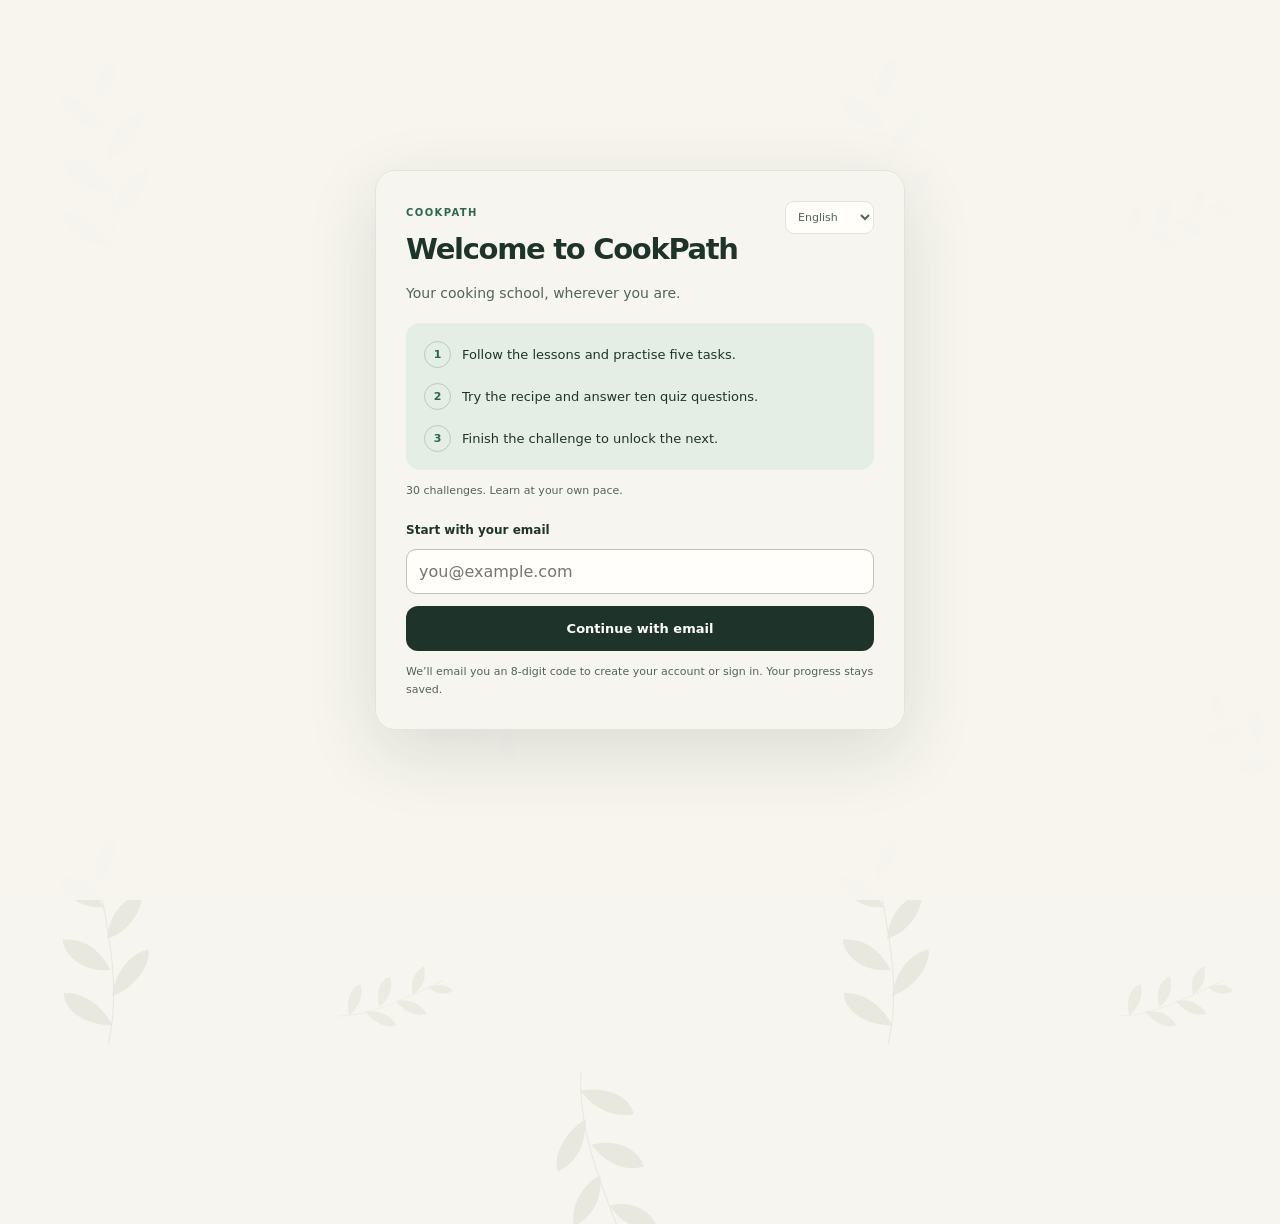
<file: index.html>
<!doctype html>
<html lang="en" data-account-entry="checking">
<head>
  <meta charset="utf-8">
  <meta name="viewport" content="width=device-width, initial-scale=1">
  <meta name="theme-color" content="#1e342a">
  <meta name="description" content="30 cooking challenges with five practical tasks, one guided recipe and ten untimed quiz questions in each challenge. Learn at your own pace.">
  <title>CookPath — 30 Cooking Challenges</title>
  <link rel="manifest" href="manifest.json">
  <link rel="icon" href="icon.svg" type="image/svg+xml">
  <style>
    :root{color-scheme:light;--ink:#1e342a;--ink2:#52645a;--paper:#f7f5ef;--white:#fffefa;--line:#e4e2d9;--green:#2d684c;--green-pale:#e4eee5;--orange:#dc7549;--orange-pale:#f8e8dc;--red:#a13d32;--shadow:0 12px 35px rgba(30,52,42,.07);font-family:ui-sans-serif,system-ui,-apple-system,BlinkMacSystemFont,"Segoe UI",sans-serif}
    *{box-sizing:border-box}body{margin:0;background:var(--paper);color:var(--ink)}button,input{font:inherit}button{cursor:pointer}a{color:inherit}.shell{max-width:1160px;margin:auto;padding:0 25px 48px}.topbar{height:74px;border-bottom:1px solid var(--line);display:flex;align-items:center;justify-content:space-between}.brand{display:flex;align-items:center;gap:10px;font-weight:750;font-size:18px;letter-spacing:-.04em}.brandmark{width:36px;height:36px;background:var(--ink);color:#efd58e;border-radius:12px;display:grid;place-items:center;font-size:20px}.status{display:flex;gap:9px;align-items:center}.status-pill{font-size:12px;background:var(--white);border:1px solid var(--line);padding:8px 12px;border-radius:99px;color:var(--ink2)}.status-pill strong{color:var(--ink)}.api-dot{display:inline-block;width:8px;height:8px;background:#c68c40;border-radius:50%;margin-right:6px}.api-dot.ok{background:var(--green)}.nav{display:flex;gap:6px;margin:15px 0 20px;padding-bottom:11px;border-bottom:1px solid var(--line);overflow:auto}.nav button{border:0;background:transparent;color:var(--ink2);padding:10px 14px;border-radius:10px;white-space:nowrap}.nav button.active{background:var(--ink);color:#fff}.page{display:none}.page.active{display:block}h1,h2,h3,p{margin-top:0}h1{font-size:clamp(34px,6vw,64px);line-height:1.02;letter-spacing:-.06em;margin-bottom:14px}h2{font-size:25px;letter-spacing:-.045em;margin-bottom:10px}h3{font-size:16px;letter-spacing:-.025em;margin-bottom:6px}.eyebrow{text-transform:uppercase;letter-spacing:.14em;color:var(--green);font-size:10px;font-weight:750}.muted{color:var(--ink2);line-height:1.6}.lead{font-size:17px;line-height:1.65;color:#495a50;max-width:730px}.hero{padding:36px 0 40px;display:grid;grid-template-columns:1.2fr .8fr;gap:30px;align-items:end}.hero-stamp{background:var(--ink);color:white;border-radius:22px;padding:24px;min-height:220px;display:flex;flex-direction:column;justify-content:space-between;position:relative;overflow:hidden}.hero-stamp:after{content:"";width:220px;height:220px;border:1px solid rgba(255,255,255,.16);border-radius:50%;position:absolute;right:-70px;top:-60px;box-shadow:0 0 0 30px rgba(255,255,255,.025),0 0 0 60px rgba(255,255,255,.025)}.hero-stamp strong{font-size:44px;letter-spacing:-.07em;position:relative;z-index:1}.hero-stamp span{color:#d8dfd9;font-size:13px;max-width:240px;line-height:1.5;position:relative;z-index:1}.actions{display:flex;gap:9px;flex-wrap:wrap;margin-top:20px}.btn{border:0;background:var(--ink);color:#fff;padding:12px 16px;border-radius:11px;font-size:13px;font-weight:700}.btn:hover{filter:brightness(1.12)}.btn.secondary{background:var(--green-pale);color:var(--green)}.btn.outline{background:transparent;color:var(--ink);border:1px solid var(--line)}.btn:disabled{opacity:.5;cursor:not-allowed}.section{padding:30px 0;border-top:1px solid var(--line)}.section-intro{max-width:740px}.principles{display:grid;grid-template-columns:repeat(5,1fr);gap:10px;margin-top:19px}.principle{padding:16px;background:var(--white);border:1px solid var(--line);border-radius:15px;min-height:135px}.principle b{display:block;font-size:12px;margin:10px 0 5px}.principle p{font-size:12px;color:var(--ink2);line-height:1.5;margin:0}.principle i{font-style:normal;color:var(--orange);font-size:18px}.cuisine-grid{display:grid;grid-template-columns:repeat(2,1fr);gap:13px;margin-top:18px}.cuisine{background:var(--white);border:1px solid var(--line);border-radius:16px;padding:19px;display:grid;grid-template-columns:52px 1fr;gap:13px}.flag{font-size:28px;width:50px;height:50px;border-radius:15px;background:var(--paper);display:grid;place-items:center}.cuisine h3{margin:0 0 4px}.cuisine .tradition{color:var(--green);font-size:11px;font-weight:700;margin-bottom:7px}.cuisine p{margin:0;font-size:12px;line-height:1.6;color:var(--ink2)}.cuisine .dish{margin-top:8px;color:#9b4f32;font-size:11px}.welcome-end{background:var(--green-pale);border-radius:20px;padding:25px;margin:28px 0 10px}.welcome-end h2{margin-bottom:6px}.card{background:var(--white);border:1px solid var(--line);border-radius:18px;padding:21px;box-shadow:var(--shadow)}.toolbar{display:flex;justify-content:space-between;align-items:end;gap:16px;margin:22px 0}.toolbar h1{font-size:clamp(30px,4vw,43px);margin:7px 0}.toolbar p{margin:0}.progress-wrap{min-width:190px}.progress-label{display:flex;justify-content:space-between;font-size:11px;margin-bottom:7px}.progress-label span:last-child{color:var(--ink2)}.bar{height:7px;background:#e4e2da;border-radius:8px;overflow:hidden}.bar span{display:block;height:100%;width:0;background:var(--green);border-radius:8px;transition:width .2s}.day-selector{display:flex;gap:8px;overflow:auto;padding:4px 1px 10px;margin:10px 0 14px}.day-chip{flex:0 0 auto;border:1px solid var(--line);background:var(--white);color:var(--ink2);border-radius:10px;padding:8px 11px;min-width:68px;font-size:11px;text-align:left}.day-chip small{display:block;margin-top:4px;font-size:9px}.day-chip.active{background:var(--ink);color:white;border-color:var(--ink)}.day-chip.done{background:var(--green-pale);color:var(--green);border-color:#bfd2bf}.day-chip.locked{opacity:.52}.day-banner{background:var(--ink);color:#fff;border-radius:18px;padding:22px 24px;margin-bottom:14px;display:flex;justify-content:space-between;gap:16px;align-items:center}.day-banner .eyebrow{color:#dfcd94}.day-banner h2{margin:7px 0 3px;font-size:23px}.day-banner p{margin:0;color:#d5ded6;font-size:12px}.day-count{font-size:12px;white-space:nowrap;color:#e3d397}.task-list{display:grid;gap:12px}.task{background:var(--white);border:1px solid var(--line);border-radius:16px;padding:19px;display:grid;grid-template-columns:34px 1fr;gap:13px}.task.locked{opacity:.5}.task.complete{border-color:#b7cfba;background:#f6f9f3}.task-num{width:32px;height:32px;border-radius:11px;background:var(--orange-pale);color:#a45131;display:grid;place-items:center;font-weight:750;font-size:12px}.task.complete .task-num{background:var(--green-pale);color:var(--green)}.task h3{font-size:17px;margin:0 0 9px}.task p{font-size:13px;line-height:1.58;color:#47574d;margin:5px 0}.task .why{background:#f5f2e9;border-radius:10px;padding:11px 12px;margin-top:11px}.task .why b{color:var(--green);font-size:10px;text-transform:uppercase;letter-spacing:.1em}.task .why p{margin:4px 0 0}.task .proof{font-size:11px;color:var(--ink2);margin-top:9px}.photo-row{display:flex;align-items:center;gap:9px;flex-wrap:wrap;margin-top:13px}.file-btn{border:1px dashed #99a99b;border-radius:10px;padding:9px 12px;color:var(--ink2);font-size:12px;cursor:pointer}.file-btn input{position:absolute;left:-9999px;width:1px}.photo-name{font-size:11px;color:var(--ink2)}.eval-result{font-size:12px;padding:11px 12px;border-radius:10px;margin-top:10px;line-height:1.5}.eval-result.pass{background:var(--green-pale);color:var(--green)}.eval-result.retry{background:var(--orange-pale);color:#803f2a}.eval-result.error{background:#f7e2df;color:#8b3229}.locked-panel{padding:28px;text-align:center}.clock{font-size:29px;font-variant-numeric:tabular-nums;font-weight:750;letter-spacing:-.05em;margin:8px 0}.qa-layout{display:grid;grid-template-columns:220px minmax(0,1fr);gap:15px;align-items:start}.qa-days{display:grid;gap:7px}.qa-days button{border:1px solid var(--line);background:var(--white);border-radius:10px;padding:10px;text-align:left;font-size:11px;color:var(--ink)}.qa-days button.active{background:var(--ink);color:white}.qa-days button:disabled{opacity:.45;cursor:not-allowed}.qa-list{display:grid;gap:10px}.qa-card{border:1px solid var(--line);background:var(--white);border-radius:15px;padding:17px}.qa-head{display:flex;justify-content:space-between;gap:10px;align-items:center}.qa-head small{font-size:10px;color:var(--ink2)}.question{font-weight:700;font-size:14px;margin:10px 0}.answer{display:none;background:var(--green-pale);color:var(--ink);border-radius:10px;padding:12px;font-size:12px;line-height:1.55;margin-top:10px}.answer.show{display:block}.self-rate{display:none;gap:8px;margin-top:11px;flex-wrap:wrap}.self-rate.show{display:flex}.level-box{background:var(--ink);color:white;border-radius:16px;padding:20px;margin-bottom:12px}.level-box h2{margin:6px 0}.level-box p{margin:0;color:#d5ded6;font-size:12px;line-height:1.5}.locked-text{font-size:11px;color:var(--ink2);padding:10px}.notice{font-size:12px;line-height:1.6;background:var(--orange-pale);color:#793f2e;border-radius:11px;padding:13px 15px;margin:14px 0}.notice.green{background:var(--green-pale);color:var(--green)}.footer{border-top:1px solid var(--line);margin-top:30px;padding:17px 0;display:flex;justify-content:space-between;gap:12px;flex-wrap:wrap;color:var(--ink2);font-size:11px}.footer a{color:var(--green)}.modal-backdrop{display:none;position:fixed;inset:0;background:rgba(18,32,25,.62);z-index:10;place-items:center;padding:20px}.modal-backdrop.show{display:grid}.modal{width:min(490px,100%);background:var(--white);border-radius:18px;padding:24px;box-shadow:var(--shadow)}.modal p{font-size:13px;color:var(--ink2);line-height:1.6}.modal-actions{display:flex;justify-content:flex-end;margin-top:20px}.toast{position:fixed;bottom:20px;left:50%;transform:translateX(-50%);background:var(--ink);color:white;padding:12px 17px;border-radius:12px;font-size:12px;z-index:11;display:none;box-shadow:var(--shadow)}
    @media(max-width:800px){.shell{padding:0 16px 36px}.hero{grid-template-columns:1fr;gap:16px;padding:24px 0}.hero-stamp{min-height:150px}.principles{grid-template-columns:repeat(3,1fr)}.qa-layout{grid-template-columns:1fr}.qa-days{display:flex;overflow:auto}.qa-days button{flex:0 0 auto}.toolbar{display:block}.progress-wrap{margin-top:18px}.day-banner{align-items:flex-start;flex-direction:column}}
    @media(max-width:520px){.status-pill.extra{display:none}.principles{grid-template-columns:repeat(2,1fr)}.cuisine-grid{grid-template-columns:1fr}.cuisine{padding:15px}.task{padding:15px;grid-template-columns:29px 1fr;gap:10px}.task-num{width:28px;height:28px}.toolbar h1{font-size:34px}.welcome-end{padding:19px}.day-count{white-space:normal}}
  </style>
  <style>
    .quote-panel{display:grid;grid-template-columns:1fr auto;gap:18px;align-items:center;margin:4px 0 28px;padding:22px 24px;background:#eee8d8;border-color:#e1d8c3;box-shadow:none}.quote-panel blockquote{font-size:clamp(18px,2.5vw,24px);font-weight:650;line-height:1.35;letter-spacing:-.035em;margin:9px 0 10px;max-width:780px}.quote-credit{font-size:11px;color:var(--ink2)}.quote-credit a{margin-left:9px;color:var(--green);font-weight:700}.quote-panel .quote-button{white-space:nowrap}.choice-list{display:grid;gap:8px;margin:13px 0;border:0;padding:0}.choice-button{width:100%;text-align:left;border:1px solid var(--line);background:var(--white);color:var(--ink);border-radius:11px;padding:12px 14px;font-size:12px;line-height:1.5;cursor:pointer;display:flex;align-items:flex-start;gap:10px}.choice-button input{margin:2px 0 0;accent-color:var(--green);flex:0 0 auto}.choice-button span{flex:1}.choice-button:hover{border-color:#8da590;background:#f4f7f0}.choice-button.correct{background:var(--green-pale);border-color:#7ea382;color:var(--green)}.choice-button.incorrect{background:var(--orange-pale);border-color:#d8a68e;color:#793f2e}.choice-feedback{background:#f5f2e9;border-radius:10px;padding:12px 14px;font-size:12px;line-height:1.55;margin:10px 0 0}.choice-feedback.correct{background:var(--green-pale)}.choice-feedback.incorrect{background:var(--orange-pale)}.question-task{font-size:10px;color:var(--ink2);text-transform:uppercase;letter-spacing:.08em}.qa-card{scroll-margin-top:20px}.quote-change-note{font-size:10px;color:var(--ink2);margin-top:6px}
    @media(max-width:620px){.quote-panel{grid-template-columns:1fr;padding:18px}.quote-panel .quote-button{justify-self:start}.choice-button{font-size:12px}}
  </style>
  <link rel="stylesheet" href="additions.css">
  <link rel="stylesheet" href="refinements.css">
  <link rel="stylesheet" href="accounts.css">
  <link rel="stylesheet" href="experience.css">
  <style>
    html[data-account-entry] .shell{visibility:hidden;pointer-events:none}#account-entry-loader{display:none}html[data-account-entry="checking"] #account-entry-loader{position:fixed;inset:0;display:grid;place-content:center;gap:15px;text-align:center;background:#f7f5ef;color:#1e342a;z-index:50;font:600 18px system-ui}#account-entry-loader img{width:54px;height:54px;margin:auto}#account-entry-loader small{font-size:12px;font-weight:400;color:#52645a}
  </style>
</head>
<body>
  <div id="account-entry-loader" role="status"><img src="icon.svg" alt=""><span>CookPath</span><small>Loading · Φόρτωση</small><noscript><p>Enable JavaScript to sign in. · Ενεργοποιήστε τη JavaScript για σύνδεση.</p></noscript></div>
  <div class="shell">
    <header class="topbar"><div class="brand"><div class="brandmark">✳</div><span>CookPath</span></div><div class="status"><span class="status-pill extra" hidden><strong id="total-done">0</strong> / 150 tasks</span><label class="language-picker" data-language-picker><span aria-hidden="true">🌐</span><select id="language-select" aria-label="Language / Γλώσσα"><option value="en" lang="en">English</option><option value="el" lang="el">Ελληνικά</option></select></label></div></header>
    <nav class="nav" aria-label="Main navigation"><button class="active" data-page="welcome" aria-current="page"><span aria-hidden="true">⌂</span> Home</button><button data-page="lessons"><span aria-hidden="true">◫</span> Learn</button><button data-page="qa"><span aria-hidden="true">✓</span> Quiz</button><button data-page="explore"><span aria-hidden="true">✳</span> Explore</button></nav>
    <div class="school-banner"><strong class="banner-first">Your cooking school</strong><span class="school-banner-mark" aria-hidden="true">✳</span><strong class="banner-second">wherever you are.</strong></div>

    <main>
      <section class="page active" id="page-welcome" aria-labelledby="home-title">
        <div class="home-hero">
          <div class="home-copy"><div class="eyebrow">YOUR KITCHEN. YOUR PACE.</div><h1 id="home-title" tabindex="-1">A little practice.<br>A better cook.</h1><p class="home-intro">Build confidence, one delicious step at a time. We’ll show you what to do next.</p>
            <div id="home-next" class="next-step"><div class="eyebrow" id="home-challenge-label"></div><h2 id="home-challenge-title"></h2><p id="home-next-copy"></p><button class="btn" id="home-continue" type="button">Start cooking <span aria-hidden="true">↗</span></button><div class="home-progress-label"><span>THIS CHALLENGE</span><span id="home-progress-text"></span></div><div class="bar"><span id="home-progress"></span></div></div>
          </div>
          <div class="food-story" aria-label="A taste of what you’ll learn">
            <div class="food-slides">
              <figure class="food-slide active"><img src="assets/recipes/day-01.jpg" alt="" width="720" height="480" fetchpriority="high"><figcaption><small>START WITH THE SIMPLE THINGS</small><strong>Fresh ingredients. Real confidence.</strong></figcaption></figure>
              <figure class="food-slide"><img src="assets/recipes/day-10.jpg" alt="" width="720" height="480" loading="lazy"><figcaption><small>TURN THE BASICS INTO DINNER</small><strong>A few skills. A plate full of flavour.</strong></figcaption></figure>
              <figure class="food-slide"><img src="assets/recipes/day-12.jpg" alt="" width="720" height="480" loading="lazy"><figcaption><small>LEARN TO TRUST YOUR TASTE</small><strong>Warm bowls. Better instincts.</strong></figcaption></figure>
              <figure class="food-slide"><img src="assets/recipes/day-18.jpg" alt="" width="720" height="480" loading="lazy"><figcaption><small>BUILD YOUR KITCHEN INSTINCTS</small><strong>Small skills. Delicious possibilities.</strong></figcaption></figure>
              <figure class="food-slide"><img src="assets/recipes/day-27.jpg" alt="" width="720" height="480" loading="lazy"><figcaption><small>KEEP YOUR CURIOSITY HUNGRY</small><strong>New flavours, one step at a time.</strong></figcaption></figure>
              <figure class="food-slide"><img src="assets/recipes/day-30.jpg" alt="" width="720" height="480" loading="lazy"><figcaption><small>MAKE SOMETHING YOU’RE PROUD OF</small><strong>From your first cut to a full plate.</strong></figcaption></figure>
            </div>
            <div class="food-story-top"><span>THE COOKPATH KITCHEN</span><span aria-hidden="true">✳</span></div>
            <div class="food-story-controls"><div class="food-dots" aria-label="Food inspiration"><button type="button" aria-label="Show food image 1" aria-pressed="true" data-food-slide="0"></button><button type="button" aria-label="Show food image 2" aria-pressed="false" data-food-slide="1"></button><button type="button" aria-label="Show food image 3" aria-pressed="false" data-food-slide="2"></button><button type="button" aria-label="Show food image 4" aria-pressed="false" data-food-slide="3"></button><button type="button" aria-label="Show food image 5" aria-pressed="false" data-food-slide="4"></button><button type="button" aria-label="Show food image 6" aria-pressed="false" data-food-slide="5"></button></div><button id="food-pause" type="button" aria-label="Pause animation">Ⅱ</button></div>
          </div>
        </div>
        <div class="home-summary" aria-label="Your progress"><div class="summary-stat"><strong id="home-challenges-done">0 / 30</strong><span>Challenges complete</span></div><div class="summary-stat"><strong id="home-tasks-done">0 / 150</strong><span>Tasks practised</span></div><div class="summary-stat"><strong id="home-answers-done">0 / 300</strong><span>Questions answered</span></div></div>
        <div class="home-links"><button class="home-link" type="button" data-go="explore"><span><small>A LITTLE INSPIRATION</small><strong>Explore the world of cooking</strong></span><span aria-hidden="true">↗</span></button><button class="home-link" id="home-account-progress" type="button"><span><small>SEE HOW FAR YOU’VE COME</small><strong>Your learning progress</strong></span><span aria-hidden="true">↗</span></button></div>
        <p class="home-footnote"><span>Learn a skill</span><span aria-hidden="true">→</span><span>Cook something good</span><span aria-hidden="true">→</span><span>Test what you know</span></p>
      </section>
      <section class="page" id="page-explore" aria-labelledby="explore-title">
        <div class="page-heading"><div class="eyebrow">FOLLOW YOUR CURIOSITY</div><h1 id="explore-title" tabindex="-1">A world beyond the recipe.</h1><p>Dip into a cuisine, get to know your tools, or find a little encouragement. Your challenge will be here when you’re ready.</p></div>
        <div class="explore-grid">
          <button class="explore-card" type="button" data-go="cuisines"><span class="explore-image explore-symbol"><img src="assets/explore/globe.svg" alt="" width="720" height="480" loading="lazy"></span><span class="explore-card-copy"><small>10 PLACES. ENDLESS INSPIRATION.</small><strong>World cuisines</strong><span>Travel through flavours, traditions and food stories.</span><span class="explore-arrow" aria-hidden="true">↗</span></span></button>
          <button class="explore-card" type="button" data-go="knives"><span class="explore-image"><img src="assets/knife-crossed-illustration.jpg" alt="" width="720" height="480" loading="lazy"></span><span class="explore-card-copy"><small>KNOW YOUR TOOLS</small><strong>The knife guide</strong><span>Knife shapes, sharpening, stones and steel.</span><span class="explore-arrow" aria-hidden="true">↗</span></span></button>
          <button class="explore-card" type="button" data-go="about"><span class="explore-image explore-symbol"><img src="assets/explore/chef-hat.svg" alt="" width="720" height="480" loading="lazy"></span><span class="explore-card-copy"><small>WHY WE’RE HERE</small><strong>The CookPath story</strong><span>A cooking school built on curiosity and practice.</span><span class="explore-arrow" aria-hidden="true">↗</span></span></button>
        </div>
        <section class="card quote-panel" aria-label="Daily inspiration"><figure class="quote-portrait"><img id="quote-portrait" alt="" width="112" height="134" decoding="async"><figcaption><a id="quote-photo-credit" target="_blank" rel="noopener"></a><br><a id="quote-photo-license" target="_blank" rel="noopener"></a></figcaption></figure><div><div class="eyebrow">A little kitchen encouragement</div><blockquote id="quote-text" aria-live="polite"></blockquote><div class="quote-credit"><span id="quote-credit"></span><a id="quote-source" target="_blank" rel="noopener">Read the interview</a></div><div class="quote-change-note">A new chef’s words appear each time you open the app.</div></div><button class="btn outline quote-button" id="quote-next" type="button">Another quote ↻</button></section>
        <details class="habit-guide"><summary>Five habits that make you a better cook <span aria-hidden="true">＋</span></summary><div class="principles"><article class="principle"><i>01</i><b>Prepare first</b><p>Read the task and gather ingredients before heat or knives come out.</p></article><article class="principle"><i>02</i><b>Work safely</b><p>Stable boards, controlled cuts, clean hands, and safe temperatures matter.</p></article><article class="principle"><i>03</i><b>Control heat</b><p>Gentle, direct, and dry heat create different textures and flavors.</p></article><article class="principle"><i>04</i><b>Taste with purpose</b><p>Salt, acid, aroma, and texture each change how food tastes.</p></article><article class="principle"><i>05</i><b>Repeat and reflect</b><p>Small observations turn practice into judgment you can use anywhere.</p></article></div></details>
      </section>
      <section class="page" id="page-cuisines" aria-labelledby="cuisines-title"><button class="back-link" type="button" data-go="explore">← Back to Explore</button><div class="page-heading"><div class="eyebrow">A SMALL TOUR OF FOOD TRADITIONS</div><h1 id="cuisines-title" tabindex="-1">Discover a taste of somewhere.</h1><p>Choose a country for a moving postcard of its scenery and food. Every cuisine holds regional and family traditions of its own.</p></div>
          <div class="cuisine-grid">
            <article class="cuisine" data-cuisine="greece"><div class="flag">🇬🇷</div><div><h3>Greece</h3><div class="tradition">Olive oil · lemon · herbs · shared plates</div><p>Greek cooking often lets excellent produce speak plainly: ripe tomatoes, greens, beans, fish, olive oil, oregano, and lemon. Grilling and slow bean dishes are both part of the picture.</p><div class="dish">Try noticing: how lemon lifts olive oil, greens, and grilled food.</div></div></article>
            <article class="cuisine" data-cuisine="italy"><div class="flag">🇮🇹</div><div><h3>Italy</h3><div class="tradition">Seasonality · pasta · regional simplicity</div><p>Italian cooking varies dramatically by region. Pasta, risotto, beans, vegetables, and tomato sauces reward attention to texture and timing; a few well-treated ingredients can be enough.</p><div class="dish">Try noticing: how starchy pasta water helps sauce cling.</div></div></article>
            <article class="cuisine" data-cuisine="france"><div class="flag">🇫🇷</div><div><h3>France</h3><div class="tradition">Stocks · sauces · careful technique</div><p>French culinary traditions include rustic regional dishes as well as formal sauce and stock methods. Mirepoix, roux, braising, and finishing with butter teach foundations used in many kitchens.</p><div class="dish">Try noticing: how a good stock becomes the backbone of a sauce.</div></div></article>
            <article class="cuisine" data-cuisine="japan"><div class="flag">🇯🇵</div><div><h3>Japan</h3><div class="tradition">Seasonality · dashi · balance · precision</div><p>Japanese cooking includes rice, broths, fermented seasonings, vegetables, noodles, and seafood. Dashi brings savory depth, while careful cutting and gentle handling preserve ingredient character.</p><div class="dish">Try noticing: how kombu dashi gives quiet umami without heaviness.</div></div></article>
            <article class="cuisine" data-cuisine="india"><div class="flag">🇮🇳</div><div><h3>India</h3><div class="tradition">Spice layering · legumes · breads · regional range</div><p>India’s cuisines are richly regional. Toasting spices, building an aromatic masala, and simmering dals show how timing changes aroma and how beans can become deeply satisfying.</p><div class="dish">Try noticing: the difference between raw spice and briefly bloomed spice.</div></div></article>
            <article class="cuisine" data-cuisine="mexico"><div class="flag">🇲🇽</div><div><h3>Mexico</h3><div class="tradition">Maize · chiles · salsas · layered flavor</div><p>Mexican food traditions include many kinds of maize, beans, chiles, herbs, and sauces. Toasting chiles, making salsa, and warming tortillas each bring a distinct aroma and texture.</p><div class="dish">Try noticing: how a fresh salsa brightens a warm, rich filling.</div></div></article>
            <article class="cuisine" data-cuisine="thailand"><div class="flag">🇹🇭</div><div><h3>Thailand</h3><div class="tradition">Aromatic pastes · herbs · sweet-sour-salty heat</div><p>Thai cooking is diverse and ingredient-led. Curry pastes, fragrant herbs, lime, and contrasting tastes can make a dish feel vivid; tasting and adjusting is central.</p><div class="dish">Try noticing: how sweet, sour, salty, and chile heat support one another.</div></div></article>
            <article class="cuisine" data-cuisine="morocco"><div class="flag">🇲🇦</div><div><h3>Morocco</h3><div class="tradition">Warm spices · slow braises · preserved lemon</div><p>Moroccan traditions bring together fragrant spices, grains, vegetables, legumes, and slow-cooked dishes. Braising teaches patience; citrus and herbs keep deep flavors lively.</p><div class="dish">Try noticing: how gentle heat transforms a spiced braise.</div></div></article>
            <article class="cuisine" data-cuisine="turkey"><div class="flag">🇹🇷</div><div><h3>Turkey</h3><div class="tradition">Grains · yogurt · herbs · regional abundance</div><p>Turkish food spans many regional traditions, from grilled foods and pilafs to vegetable dishes, breads, and yogurt sauces. Cool tangy yogurt often balances warm spices and rich meats.</p><div class="dish">Try noticing: how cool yogurt and fresh herbs balance grilled food.</div></div></article>
            <article class="cuisine" data-cuisine="china"><div class="flag">🇨🇳</div><div><h3>China</h3><div class="tradition">Wok craft · regional cuisines · texture and timing</div><p>Chinese cuisines are exceptionally varied. High-heat stir-frying, careful ingredient sizing, steaming, braising, and fermented seasonings all show how technique and regional ingredients shape a dish.</p><div class="dish">Try noticing: why even cuts and a hot, uncrowded wok matter.</div></div></article>
          </div>
              </section>

      <section class="page" id="page-lessons"><div class="toolbar"><div><div class="eyebrow">30 challenges · 5 tasks each</div><h1 tabindex="-1">One skill at a time.</h1><p class="muted">Learn the technique, understand the why, then put it into practice.</p></div><div class="progress-wrap"><div class="progress-label"><strong>Challenge progress</strong><span id="all-progress-label">0 / 150</span></div><div class="bar"><span id="all-progress"></span></div></div></div><details class="challenge-picker" id="lesson-picker"><summary><span>Browse challenges</span><small id="lesson-selection"></small></summary><div class="day-selector" id="lesson-days"></div></details><div id="lesson-content"></div></section>

      <section class="page" id="page-qa"><div class="toolbar"><div><div class="eyebrow">300 questions · untimed · three choices each</div><h1 tabindex="-1">Let’s make it stick.</h1><p class="muted">Pick an answer, understand the explanation, then keep going.</p></div><div class="progress-wrap"><div class="progress-label"><strong>Challenge Q&amp;A</strong><span id="qa-progress-label">0 / 10</span></div><div class="bar"><span id="qa-progress"></span></div></div></div><details class="challenge-picker" id="qa-picker"><summary><span>Browse quiz sets</span><small id="qa-selection"></small></summary><div class="qa-days" id="qa-days"></div></details><div id="qa-content"></div><details class="quiz-insight"><summary>Your learning snapshot</summary><div class="level-box" id="level-box"><div class="eyebrow" style="color:#e7d89e">Your learning snapshot</div><h2 id="level-title">Let’s find your starting point</h2><p id="level-copy">Your snapshot updates as you answer the 300 multiple-choice questions.</p></div></details></section>
      <section class="page" id="page-knives" aria-label="Knives"></section>
        <section class="page" id="page-about" aria-labelledby="about-cookpath-title"><button class="back-link" type="button" data-go="explore">← Back to Explore</button>
          <div class="about-cookpath"><div class="about-heading"><div class="eyebrow">About CookPath</div><h1 id="about-cookpath-title">Cooking belongs to everyone.</h1></div>
          <div class="about-story"><p>I believe everyone should have the chance to learn to cook. You don’t need an expensive culinary education to begin, just curiosity, a willingness to practice, and a clear place to start.</p><p>CookPath grew out of my own effort to become a better cook. I keep learning through studying, asking questions, and the work I put in every day at the restaurant. There is always something to understand more clearly or do with greater care.</p><p class="about-belief">The basics, practiced consistently, are what turn a good cook into an exceptional one.</p><p>That is the idea behind this site: a clear path through the foundations, with practical lessons and explanations of why things work. Whether you are starting from scratch or revisiting the basics with some experience, I want CookPath to help you build understanding, confidence, and habits you can carry into your own kitchen.</p><p>Everyone can learn. A clear path and steady practice make the next step possible.</p><p class="about-signature">— Thanos. L.</p></div>
        </div></section>
    </main>
    <footer class="footer"><span>CookPath · 30 challenges. Five tasks at a time.</span><span id="progress-storage-note">Progress is saved on this device.</span><a href="https://www.foodsafety.gov/food-safety-charts/safe-minimum-internal-temperatures" target="_blank" rel="noopener">Food safety source</a></footer>
  </div>
  <dialog class="tour-dialog" id="tour-dialog" aria-labelledby="tour-title">
    <div class="tour-header"><div><div class="eyebrow">A CookPath postcard</div><h2 id="tour-title"></h2></div><form method="dialog"><button class="btn outline" autofocus aria-label="Close cuisine video">Close</button></form></div>
    <p class="tour-note" id="tour-note"></p>
    <video id="tour-video" controls playsinline muted preload="none" width="720" height="406" aria-labelledby="tour-title" aria-describedby="tour-note"></video>
    <p id="tour-error" class="notice" role="status" hidden>The clip couldn’t play. You can still see the stops and dishes listed below.</p>
    <details class="tour-credits"><summary>What you’ll see and photo credits</summary><ol id="tour-credits"></ol><p>Photos were reframed and animated for this postcard. <a href="https://creativecommons.org/licenses/by-sa/4.0/">Montage edits: CC BY-SA 4.0</a>.</p></details>
  </dialog>
  <div id="toast" class="toast" role="status" aria-live="polite"></div>
  <script src="greek.js"></script>
  <script src="experience-i18n.js"></script>
  <script src="language.js"></script>
  <script src="lessons.js"></script>
  <script src="questions.js"></script>
  <script src="quotes.js"></script>
  <script src="portraits.js"></script>
  <script src="recipes.js"></script>
  <script src="tours.js"></script>
  <script src="cuisines.js"></script>
  <script src="knife-data.js"></script>
  <script src="knife-photos.js"></script>
  <script src="knives.js"></script>
  <script src="progress.js"></script>
  <script src="account-config.js"></script>
  <script src="accounts.js"></script>
  <script src="app.js"></script>
</body>
</html>
</file>
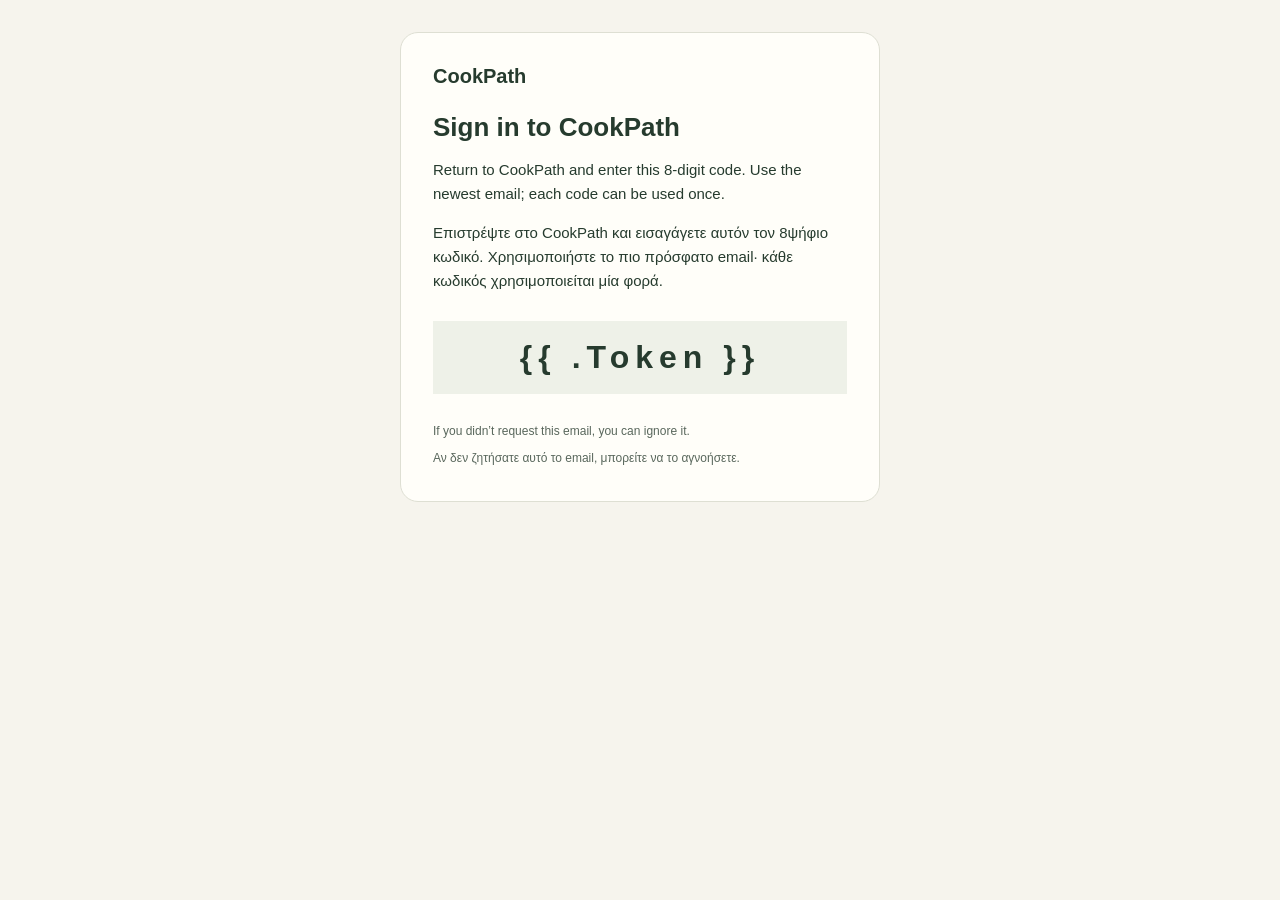
<file: supabase/templates/sign-in.html>
<!doctype html>
<html lang="en">
<head><meta charset="UTF-8"><meta name="viewport" content="width=device-width, initial-scale=1"><title>Sign in to CookPath</title></head>
<body style="margin:0;padding:32px 16px;background:#f6f4ed;color:#263b2e;font-family:Arial,sans-serif;">
  <table role="presentation" width="100%" cellpadding="0" cellspacing="0"><tr><td align="center">
    <table role="presentation" width="480" cellpadding="0" cellspacing="0" style="max-width:480px;width:100%;background:#fffef9;border:1px solid #dedfd3;border-radius:18px;">
      <tr><td style="padding:32px;">
        <p style="margin:0 0 24px;font-size:20px;font-weight:bold;">CookPath</p>
        <h1 style="margin:0 0 14px;font-size:26px;line-height:1.2;">Sign in to CookPath</h1>
        <p style="font-size:15px;line-height:1.6;">Return to CookPath and enter this 8-digit code. Use the newest email; each code can be used once.</p>
        <p lang="el" style="font-size:15px;line-height:1.6;">Επιστρέψτε στο CookPath και εισαγάγετε αυτόν τον 8ψήφιο κωδικό. Χρησιμοποιήστε το πιο πρόσφατο email· κάθε κωδικός χρησιμοποιείται μία φορά.</p>
        <p style="margin:28px 0;padding:18px;background:#eef1e8;color:#263b2e;font-size:32px;font-weight:bold;letter-spacing:6px;text-align:center;">{{ .Token }}</p>
        <p style="margin:0;color:#59675c;font-size:12px;line-height:1.6;">If you didn’t request this email, you can ignore it.</p>
        <p lang="el" style="margin:8px 0 0;color:#59675c;font-size:12px;line-height:1.6;">Αν δεν ζητήσατε αυτό το email, μπορείτε να το αγνοήσετε.</p>
      </td></tr>
    </table>
  </td></tr></table>
</body>
</html>
</file>
<file: additions.css>
/* The small school banner stays in place across all three pages. */
.nav{margin-bottom:10px;padding-bottom:8px;border-bottom:0}
.school-banner{display:flex;align-items:center;gap:11px;padding:9px 14px;border-radius:11px;background:var(--ink);color:#fffdf1;font-size:13px;line-height:1.3;letter-spacing:.015em}
.school-banner-mark{display:grid;place-items:center;width:24px;height:24px;flex:none;border-radius:50%;background:#ffffff1e;color:#f5e1a9;font-size:16px}
.cuisine-card-header{display:flex;justify-content:space-between;align-items:center;gap:6px 10px;flex-wrap:wrap;margin-bottom:6px}
.cuisine-tour{display:inline-flex;align-items:center;gap:7px;text-align:left;padding:4px 6px 4px 4px;background:#f4f5ec;border:1px solid #d9dfce;border-radius:9px;color:#35452d}
.cuisine-tour:hover{background:#e9eddf}
.cuisine-tour:focus-visible,.recipe-summary:focus-visible,.tour-credits summary:focus-visible{outline:2px solid var(--green);outline-offset:3px}
.tour-thumb{position:relative;flex:none;width:48px;height:30px;border-radius:5px;overflow:hidden;background:#cbd6bf}
.tour-thumb img{display:block;width:100%;height:100%;object-fit:cover}
.tour-thumb span{position:absolute;inset:0;display:grid;place-items:center;color:white;background:#13281845;text-shadow:0 1px 3px #000;font-size:14px}
.tour-button-copy{font-size:12px;font-weight:750;line-height:1.4}
.tour-button-copy small{display:block;color:var(--ink2);font-size:10px;font-weight:500}
.tour-dialog{width:min(720px,calc(100% - 24px));max-height:calc(100dvh - 24px);overflow:auto;background:var(--white);color:var(--ink);border:1px solid var(--line);border-radius:18px;padding:20px;box-shadow:0 20px 75px #0a1a1675}
.tour-dialog::backdrop{background:#14231bba}
.tour-header{display:flex;justify-content:space-between;align-items:center;gap:12px}
.tour-header h2{margin:3px 0 0}
.tour-note{margin:8px 0 12px;color:var(--ink2);font-size:12px;line-height:1.5}
.tour-dialog video{width:100%;height:auto;display:block;aspect-ratio:720/406;background:#20291c;border-radius:10px}
.tour-credits{padding:11px 2px 0;color:var(--ink2);font-size:12px;line-height:1.55}
.tour-credits summary{cursor:pointer;font-weight:700;color:var(--ink)}
.tour-credits ol{padding-left:22px}.tour-credits li+li{margin-top:6px}.tour-credits p{margin:0 0 4px}
.tour-credits a{color:var(--green)}
.day-recipe{background:#f2f4eb;border:1px solid #d8dfcc;border-radius:16px;margin:0 0 14px;overflow:hidden}
.recipe-summary{display:grid;grid-template-columns:150px minmax(0,1fr) auto;align-items:center;gap:16px;padding:12px;list-style:none}
summary.recipe-summary{cursor:pointer}
summary.recipe-summary:hover{background:#e9eee1}
.recipe-summary::-webkit-details-marker{display:none}
.recipe-summary img{display:block;width:100%;height:auto;aspect-ratio:3/2;object-fit:cover;border-radius:9px;background:#d8dfcd}
.recipe-title{display:block;font-size:clamp(17px,2.5vw,22px);line-height:1.2;letter-spacing:-.025em;margin:3px 0}
.recipe-skill{display:block;font-size:12px;color:var(--ink2);line-height:1.45;margin:4px 0 7px}
.recipe-meta{display:flex;flex-wrap:wrap;gap:6px;color:#3c5137;font-size:11px}
.recipe-meta span,.recipe-toggle{border-radius:7px;background:#e2e9d9;padding:4px 7px}
.recipe-toggle{margin-right:4px;font-size:11px;font-weight:750;color:#35452d;padding:8px 10px}
.recipe-expand::after{content:' +'}
.recipe-collapse::after{content:' −'}
.recipe-collapse,[open]>.recipe-summary .recipe-expand{display:none}
[open]>.recipe-summary .recipe-collapse{display:inline}
.recipe-body{padding:16px 20px 19px;background:var(--white);border-top:1px solid #d8dfcc}
.recipe-photo{margin:20px 0 0;max-width:560px}
.recipe-photo img{display:block;width:100%;height:auto;aspect-ratio:3/2;object-fit:cover;border-radius:10px;background:#d8dfcd}
.recipe-image-note{margin-top:6px;color:var(--ink2);font-size:11px}
.recipe-method{display:grid;grid-template-columns:minmax(0,1fr) minmax(0,1.65fr);gap:22px}
.recipe-method h4{margin:0 0 8px;font-size:14px}
.recipe-method ul,.recipe-method ol{padding-left:20px;margin:0;color:var(--ink2);font-size:13px;line-height:1.55}
.recipe-method li+li{margin-top:6px}
.recipe-method ol li+li{margin-top:11px}
@media(max-width:600px){
 .recipe-summary{grid-template-columns:96px minmax(0,1fr);gap:9px 11px}
 .recipe-toggle{grid-column:2;justify-self:start}
 .recipe-method{grid-template-columns:1fr;gap:16px}
 .tour-dialog{padding:14px}
}

.language-picker{display:inline-flex;align-items:center;gap:5px;padding:5px 8px;border:1px solid var(--line);border-radius:9px;background:var(--white);color:var(--ink);font-size:12px}
.language-picker select{font:inherit;color:inherit;background:transparent;border:0;cursor:pointer;padding:4px 1px}
@media(max-width:540px){.status .status-pill:first-child{display:none}}
</file>
<file: refinements.css>
/* Quiet olive branches sit behind the existing CookPath paper and cards. */
body{background-image:url('assets/olive-sprigs.svg');background-size:780px 780px;background-repeat:repeat}
.nav{justify-content:space-evenly;gap:clamp(8px,4vw,48px)}
[hidden]{display:none!important}
.school-banner{display:grid;grid-template-columns:minmax(0,1fr) 30px minmax(0,1fr);justify-content:center;gap:14px;padding:10px 18px;text-align:center;background:var(--ink)}
.school-banner .banner-first{text-align:right}.school-banner .banner-second{text-align:left}
.school-banner-mark{width:30px;height:30px;font-size:19px;margin:auto}
.quote-panel{grid-template-columns:112px minmax(0,1fr) auto;gap:24px}
.quote-portrait{margin:0;align-self:center;max-width:112px}
.quote-portrait img{display:block;width:112px;height:134px;object-fit:cover;object-position:center 28%;border-radius:52% 52% 14px 14px;background:#d9dfce;filter:saturate(.68);border:1px solid #d2d1bd}
.quote-portrait figcaption{font-size:9px;line-height:1.4;margin-top:7px;color:#64705b;text-align:center}
.quote-portrait a{text-decoration-thickness:.7px;text-underline-offset:2px}
.knife-hero{display:grid;grid-template-columns:minmax(0,1.5fr) minmax(220px,1fr);gap:28px;align-items:center;padding:36px 0 28px}
.knife-hero h1{font-size:clamp(32px,4.3vw,49px);line-height:1.1;margin:10px 0 17px;letter-spacing:-.05em}
.knife-hero p,.knife-intro{font-size:14px;line-height:1.75;color:var(--ink2);max-width:760px}
.knife-hero-meta{display:flex;gap:9px;flex-wrap:wrap;font-size:11px;color:var(--green);font-weight:650;line-height:1.6}
.knife-hero-meta>span{color:#97a28d}
.knife-hero-illustration{background:var(--paper);border:3px solid var(--ink);border-radius:0;padding:16px;overflow:hidden;min-width:0;line-height:0}
.knife-hero-scene{display:block;width:100%;height:auto;aspect-ratio:4/3;object-fit:contain}
.knife-drawing{display:block;width:100%;max-height:90px;color:#42563b}
.knife-drawing-hero{transform:rotate(-12deg);color:#a49a73;max-height:none}
.knife-tabs{display:flex;gap:7px;padding:11px 0 17px;overflow-x:auto;border-bottom:1px solid var(--line);margin-bottom:26px}
.knife-tabs button{flex:0 0 auto;border:1px solid var(--line);border-radius:9px;background:var(--white);color:var(--ink2);padding:11px 15px;font-size:12px}
.knife-tabs button[aria-selected=true]{background:var(--ink);border-color:var(--ink);color:white}
.knife-tabs button:hover{border-color:#9ba98d}
.knife-panel{animation:knife-enter .2s ease}
@keyframes knife-enter{from{opacity:.4;transform:translateY(3px)}to{opacity:1;transform:none}}
.knife-section-heading{display:flex;gap:20px;align-items:center;justify-content:space-between}
.knife-section-heading h2{margin:7px 0 10px;font-size:clamp(23px,3vw,29px)}
.reference-number{font-family:Georgia,serif;font-style:italic;font-size:48px;color:#bec6b0;line-height:1}
.knife-controls{display:grid;grid-template-columns:minmax(0,1.5fr) minmax(180px,1fr);gap:14px;margin-top:25px}
.knife-controls label{display:grid;gap:7px;font-size:11px;color:var(--ink2);font-weight:650}
.knife-controls input,.knife-controls select{width:100%;font:inherit;font-size:13px;color:var(--ink);background:var(--white);border:1px solid #d7ddcf;border-radius:10px;padding:12px 13px;min-height:44px}
.knife-controls input::placeholder{color:#7f8a78;font-weight:400}
.knife-result-count{font-size:11px;color:var(--ink2);margin:12px 0 17px}
.knife-card-grid{display:grid;grid-template-columns:repeat(3,minmax(0,1fr));gap:13px;align-items:start}
.knife-type-card{border:1px solid #dce1d3;border-radius:13px;background:var(--white);overflow:hidden}
.knife-type-card summary{cursor:pointer;position:relative;list-style:none}
.knife-type-card summary::-webkit-details-marker,.sharpen-step summary::-webkit-details-marker{display:none}
.knife-type-art{padding:9px 22px 3px;background:#edf0e6;min-height:100px;display:grid;place-items:center}
.knife-type-label{padding:15px 36px 16px 16px;min-height:112px}
.knife-type-label .eyebrow{font-size:9px}
.knife-type-label h3{font-size:15px;line-height:1.35;margin:6px 0 4px}
.bevel-note{font-size:10px;color:var(--ink2);line-height:1.4;display:block}
.knife-card-plus{font-size:21px;font-weight:400;line-height:1;color:#78906d;display:inline-block;transition:transform .15s}
.knife-type-card .knife-card-plus{position:absolute;right:15px;bottom:24px}
.knife-type-card[open] .knife-card-plus,.sharpen-step[open] .knife-card-plus{transform:rotate(45deg)}
.knife-type-body{border-top:1px solid var(--line);padding:15px 16px;font-size:12px;line-height:1.7;color:var(--ink2)}
.knife-type-body p:last-child{margin-bottom:0}
.knife-detail-box{background:#f1f3e9;border-radius:8px;padding:12px;margin:12px 0;color:var(--ink2)}
.knife-detail-box b{font-size:10px;letter-spacing:.04em;color:var(--green)}
.knife-detail-box p{margin:5px 0 0}
.knife-care-note{font-size:11px}.knife-care-note b{color:var(--ink);display:block}
.knife-purpose-label{display:block;color:var(--green);font-size:11px;margin-bottom:5px}
.knife-real-photo-frame{background:#f4eadc;padding:0;min-height:0}
.knife-real-photo{display:block;width:100%;height:auto;aspect-ratio:2 / 1;object-fit:cover}
.knife-image-credit{font-size:9px;line-height:1.65;border-top:1px solid var(--line);padding-top:11px;margin-top:15px;overflow-wrap:anywhere}
.knife-image-credit a{color:var(--green);text-underline-offset:2px}
.knife-photo-note{display:block;color:var(--ink2);margin-bottom:5px}
@media(max-width:600px){.knife-real-photo-frame{padding:0}.knife-real-photo{height:auto}.knife-image-credit{font-size:8px}}
.steel-hrc{white-space:nowrap}.steel-hrc strong{font-size:15px;color:var(--ink);font-variant-numeric:tabular-nums}.steel-hrc small{display:block;font-size:9px;letter-spacing:.05em;color:var(--ink2)}
.hrc-explainer{display:grid;grid-template-columns:minmax(0,1fr) 220px;gap:26px;border:1px solid #d7dfcd;border-radius:13px;padding:22px;background:#edf1e6;margin:23px 0 16px}
.hrc-explainer h3{margin:8px 0;font-size:17px}.hrc-explainer p{font-size:12px;line-height:1.75;color:var(--ink2);margin:0}
.hrc-example{align-self:center}.hrc-example>strong{display:block;font-family:Georgia,serif;font-size:35px;color:#667b51;font-weight:400;margin-bottom:7px}.hrc-example strong span{font-size:21px;color:#a4ad8d}.hrc-example>span{display:block;font-size:11px;line-height:1.7;color:var(--ink2)}
@media(max-width:600px){.hrc-explainer{grid-template-columns:1fr;gap:14px;padding:18px}.hrc-example{display:flex;align-items:center;gap:17px}.hrc-example>strong{flex-shrink:0;margin:0;font-size:30px}}
.knife-empty{padding:25px;text-align:center;background:var(--white);border:1px dashed var(--line);border-radius:10px;color:var(--ink2);font-size:13px}
.knife-source-line{font-size:11px;line-height:2;color:var(--ink2);margin:25px 0 10px}
.knife-source-line a,.knife-references a{color:var(--green);text-underline-offset:3px}
.stone-grit-selector{display:grid;grid-template-columns:repeat(5,1fr);gap:7px;margin:25px 0 13px}
.stone-grit-selector button{background:#eef0e5;border:1px solid #dce1d1;color:var(--ink);border-radius:10px;padding:14px 5px;text-align:center}
.stone-grit-selector strong{display:block;font-family:Georgia,serif;font-weight:500;font-size:20px;margin-bottom:6px;letter-spacing:-.04em}
.stone-grit-selector span{display:block;font-size:10px}
.stone-grit-selector button[aria-pressed=true]{background:var(--ink);color:#f7f2e1;border-color:var(--ink)}
.grit-detail{display:grid;grid-template-columns:150px minmax(0,1fr);gap:26px;background:var(--white);border:1px solid var(--line);border-radius:14px;padding:25px;align-items:center;min-height:174px}
.grit-range{font-size:32px;font-family:Georgia,serif;color:#7c8c65;letter-spacing:-.04em}
.grit-detail h3{font-size:18px;margin-bottom:9px}.grit-detail p{font-size:13px;line-height:1.7;color:var(--ink2);margin-bottom:0}
.knife-small-note{font-size:11px;line-height:1.7;color:var(--ink2);margin:12px 0 22px;max-width:900px}
.stone-info-grid,.steel-family-grid,.steel-glossary{display:grid;grid-template-columns:repeat(3,minmax(0,1fr));gap:14px;margin:25px 0}
.knife-info-card{padding:21px;border:1px solid var(--line);border-radius:13px;background:var(--white)}
.knife-info-card h3{font-size:16px;margin:13px 0 10px;line-height:1.4}.knife-info-card p{font-size:12px;line-height:1.75;color:var(--ink2);margin:0 0 12px}.knife-info-card p:last-child{margin-bottom:0}
.knife-info-card b{font-size:11px;color:var(--green)}
.knife-info-icon{font-size:26px;color:#7d8a64;line-height:1}
.knife-callout{border-left:3px solid #8e9f70;background:#edf1e5;border-radius:0 11px 11px 0;padding:19px 22px;margin:25px 0}
.knife-callout>strong{font-size:14px}.knife-callout>p{font-size:12px;line-height:1.75;color:var(--ink2);margin:7px 0 0}
.angle-lab{display:grid;grid-template-columns:1.2fr 1fr;gap:28px;padding:25px;border:1px solid #d8dfce;background:#f0f3e8;border-radius:15px;margin:25px 0}
.angle-lab h3{margin:8px 0}.angle-lab p{font-size:12px;line-height:1.7;color:var(--ink2)}
.angle-lab label{display:flex;justify-content:space-between;font-size:11px;font-weight:650;margin:15px 0 8px}
.angle-lab output{color:var(--green);font-size:15px}
.angle-lab input{width:100%;accent-color:var(--green)}
.angle-lab svg{align-self:center;width:100%;height:auto}
.angle-lab .angle-reading{font-size:10px;margin:9px 0 0}
.guide-tools{display:flex;align-items:center;justify-content:space-between;gap:12px;font-size:11px;color:var(--ink2);margin-bottom:13px}
.guide-tools .btn{font-size:11px;padding:9px 12px}
.sharpen-steps{list-style:none;margin:0;padding:0;display:grid;gap:10px}
.sharpen-step{background:var(--white);border:1px solid var(--line);border-radius:11px;overflow:hidden}
.sharpen-step summary{display:flex;align-items:center;gap:14px;cursor:pointer;list-style:none;padding:17px 19px}
.sharpen-step summary h3{margin:0;flex:1;font-size:14px;line-height:1.5}
.sharpen-step-number{font-family:Georgia,serif;font-size:23px;color:#82946b;min-width:30px}
.sharpen-step-body{padding:0 21px 18px 63px;font-size:13px;line-height:1.8;color:var(--ink2)}
.sharpen-step-body>p{margin-bottom:8px}
.steel-family-dot{width:12px;height:12px;display:inline-block;border-radius:50%}
.steel-family-dot.stainless{background:#9cae9c}.steel-family-dot.semi{background:#b19c6b}.steel-family-dot.carbon{background:#886548}
.steel-table-wrap{overflow-x:auto;border:1px solid var(--line);border-radius:13px;background:var(--white);margin-top:16px}
.steel-table{width:100%;min-width:1050px;border-collapse:collapse;font-size:11px;text-align:left}
.steel-table caption{text-align:left;padding:14px 17px;background:#f0f2e9;font-weight:750;color:var(--ink)}
.steel-table thead{background:var(--ink);color:#f5f2e5}
.steel-table th,.steel-table td{padding:15px 13px;vertical-align:top;line-height:1.65;border-bottom:1px solid var(--line)}
.steel-table th{font-weight:700}.steel-table td{color:var(--ink2)}
.steel-table tbody tr:last-child>*{border-bottom:0}
.steel-table tbody tr:nth-child(even){background:#f8f9f2}
.steel-table th:first-child{width:18%;min-width:160px}.steel-table td:nth-child(2){width:14%}.steel-table td:nth-child(3){width:10%;white-space:nowrap}.steel-table td:nth-child(4){width:9%}.steel-table td:nth-child(5){width:30%}
.steel-family-tag{display:inline-block;border-radius:6px;padding:3px 6px;font-size:9px;line-height:1.6;background:#e7eee3;color:#3c5d42}
.steel-family-tag.semi{background:#f2ead5;color:#796441}.steel-family-tag.carbon{background:#eee3d9;color:#78583e}
.steel-glossary article{padding:19px 0;border-top:1px solid #cdd6c0}
.steel-glossary h3{font-size:14px}.steel-glossary p{font-size:12px;line-height:1.75;color:var(--ink2);margin:9px 0 0}
.knife-references{padding:18px 0;font-size:12px;color:var(--ink2)}
.knife-references summary{cursor:pointer;font-weight:700;color:var(--ink)}.knife-references ul{line-height:2;padding-left:20px}
.knife-tabs button:focus-visible,.knife-controls input:focus-visible,.knife-controls select:focus-visible,.stone-grit-selector button:focus-visible,.knife-type-card summary:focus-visible,.sharpen-step summary:focus-visible,.angle-lab input:focus-visible,.steel-table-wrap:focus-visible{outline:2px solid var(--green);outline-offset:3px}
@media(max-width:850px){.quote-panel{grid-template-columns:94px minmax(0,1fr);gap:18px}.quote-portrait{grid-row:1/3}.quote-portrait img{width:94px;height:116px}.quote-panel .quote-button{grid-column:2;justify-self:start}.knife-card-grid{grid-template-columns:repeat(2,minmax(0,1fr))}.knife-hero{grid-template-columns:1.5fr 1fr}.knife-info-card{padding:17px}}
@media(max-width:600px){body{background-size:590px 650px}.school-banner{font-size:11px;gap:9px;padding:9px 10px;grid-template-columns:minmax(0,1fr) 26px minmax(0,1fr)}.school-banner-mark{width:26px;height:26px}.quote-panel{grid-template-columns:76px minmax(0,1fr);padding:18px;gap:13px}.quote-portrait img{width:76px;height:102px}.quote-panel blockquote{font-size:17px}.quote-credit a{margin-left:0;display:block;margin-top:5px}.quote-portrait figcaption{font-size:8px}.knife-hero{grid-template-columns:1fr;gap:19px;padding-top:26px}.knife-hero h1{font-size:35px}.knife-hero-illustration{padding:12px}.knife-tabs{margin-top:0;gap:6px}.knife-tabs button{font-size:11px;padding:10px 12px}.knife-controls{grid-template-columns:1fr;gap:12px}.knife-card-grid{gap:10px}.knife-type-label{padding:12px 25px 13px 12px}.knife-type-label h3{font-size:13px}.knife-type-label .eyebrow{font-size:8px}.knife-type-card .knife-card-plus{right:10px;bottom:19px}.knife-type-art{padding:5px 8px;min-height:76px}.knife-type-body{padding:12px;font-size:11px}.reference-number{font-size:38px}.stone-grit-selector{gap:4px}.stone-grit-selector strong{font-size:15px}.stone-grit-selector span{font-size:8px}.stone-grit-selector button{padding:12px 2px}.grit-detail{grid-template-columns:1fr;gap:10px;padding:20px}.grit-range{font-size:25px}.stone-info-grid,.steel-family-grid,.steel-glossary{grid-template-columns:1fr;gap:12px}.angle-lab{grid-template-columns:1fr;gap:10px;padding:20px}.angle-lab svg{max-width:350px;justify-self:center}.sharpen-step summary{padding:15px 13px;gap:10px}.sharpen-step summary h3{font-size:13px}.sharpen-step-body{padding:0 15px 16px;font-size:12px}.knife-intro{font-size:13px}.steel-glossary{gap:0}}
@media(max-width:380px){.knife-card-grid{grid-template-columns:1fr}.knife-type-art{min-height:85px}.knife-type-label{min-height:95px}.knife-hero h1{font-size:31px}}
@media(max-width:600px){.nav{justify-content:space-between;gap:4px}.nav button{font-size:12px;padding:10px 9px;flex-shrink:0}.knife-tabs{display:grid;grid-template-columns:repeat(2,minmax(0,1fr));overflow:visible}.knife-tabs button{text-align:center}}
@media(max-width:360px){.nav button{font-size:11px;padding:9px 5px}}
@media(prefers-reduced-motion:reduce){.knife-panel{animation:none}.knife-card-plus{transition:none}}

/* A personal note at the end of the welcome page. */
.about-cookpath{display:grid;grid-template-columns:minmax(0,1fr) minmax(0,1.7fr);gap:48px;margin-top:12px;padding:38px 0}
.about-heading h1{font-size:clamp(26px,3.4vw,38px);line-height:1.15;margin:12px 0 0;max-width:290px}
.about-story{max-width:680px;color:var(--ink2);font-size:14px;line-height:1.85}
.about-story p{margin:0 0 18px}
.about-story .about-belief{border-left:3px solid var(--green);padding:4px 0 4px 20px;color:var(--ink);font-size:19px;line-height:1.55;font-weight:600;margin:24px 0}
.about-story .about-signature{font-family:Georgia,serif;font-size:21px;font-style:italic;color:var(--ink);margin:22px 0 0}
@media(max-width:600px){.about-cookpath{grid-template-columns:1fr;gap:22px;padding:28px 0}.about-heading h1{max-width:none}.about-story{font-size:13px}.about-story .about-belief{font-size:17px}}

/* Keep the five primary sections reachable on narrow screens. */
@media(max-width:600px){.nav{justify-content:flex-start;gap:4px;overflow-x:auto}.nav button{flex-shrink:0}.nav button[data-page="about"]{white-space:nowrap}}
</file>
<file: accounts.css>
.account-controls{display:flex;align-items:center;gap:10px}.account-save-status{font-size:10px;color:var(--ink2);max-width:145px;line-height:1.4}.account-button{font-size:11px;padding:9px 12px;white-space:nowrap}.account-dialog{width:min(490px,calc(100% - 32px));border:1px solid var(--line);border-radius:20px;background:var(--paper);color:var(--ink);padding:25px;box-shadow:var(--shadow)}.account-dialog::backdrop{background:#122019a6}.account-heading{display:flex;justify-content:space-between;gap:18px;align-items:start}.account-heading h2{font-size:25px;margin-top:9px}.account-heading button{font-size:20px;padding:5px 10px}.account-form{display:grid;gap:12px}.account-form label{font-size:12px;font-weight:700}.account-form input{font:inherit;color:var(--ink);border:1px solid #b9c6b7;border-radius:10px;padding:12px;background:var(--white);min-width:0;width:100%}.account-dialog .muted{font-size:13px}.account-dialog [role=status]{font-size:12px;line-height:1.6;color:var(--green)}.account-dialog .account-error{color:var(--red)}.account-small{font-size:11px;color:var(--ink2);line-height:1.6;margin:0}.account-email{overflow-wrap:anywhere}.account-import{border-top:1px solid var(--line);margin-top:20px;padding-top:18px}.account-import p{font-size:12px;line-height:1.6;color:var(--ink2)}.choice-list:disabled .choice-button{cursor:default}.choice-list:disabled input{opacity:1}.answer-final{font-size:11px;color:var(--ink2);margin:9px 0 0}.choice-list[aria-busy=true]{opacity:.7}
@media(max-width:700px){.topbar{height:auto;min-height:74px;gap:12px;flex-wrap:wrap;padding:12px 0}.status{flex-wrap:wrap;justify-content:flex-end}.account-save-status{display:none}.account-button{padding:8px 10px}.account-dialog{padding:20px}}
.qa-layout>*,.qa-layout .card,.qa-card{min-width:0}.qa-days{max-width:100%;min-width:0}.choice-list{min-inline-size:0}.choice-button span{min-width:0;overflow-wrap:anywhere}
.account-welcome{width:min(530px,calc(100% - 32px));padding:30px;box-shadow:0 22px 70px #1e342a20}.account-welcome::backdrop{background:#f7f5eff5}.account-welcome .account-heading h2{font-size:29px;line-height:1.12;margin:12px 0 0}.account-welcome #account-message:empty{display:none}.account-welcome #account-message{margin:15px 0 0}.account-welcome-intro>p:first-child{font-size:14px;line-height:1.6;color:var(--ink2);margin:16px 0}.account-welcome-intro ol{list-style:none;counter-reset:welcome-step;display:grid;gap:15px;padding:18px;margin:19px 0 12px;background:var(--green-pale);border-radius:14px}.account-welcome-intro li{counter-increment:welcome-step;display:flex;gap:11px;align-items:center;font-size:13px;line-height:1.5}.account-welcome-intro li:before{content:counter(welcome-step);display:grid;place-items:center;flex:0 0 25px;height:25px;border:1px solid #b8cbb9;border-radius:50%;font-size:11px;font-weight:700;color:var(--green)}.account-welcome .account-form{margin-top:23px}.account-welcome .account-form>.muted{margin-bottom:3px;overflow-wrap:anywhere}.account-welcome .account-form>.btn{width:100%;padding:14px}.account-welcome .account-form input{font-size:16px}.account-welcome .account-code-actions{display:flex;gap:10px;flex-wrap:wrap}.account-code-actions .btn{font-size:12px;padding:10px 13px}#account-entry-language{font:inherit;font-size:11px;color:var(--ink2);padding:8px;border:1px solid var(--line);border-radius:9px;background:var(--white);max-width:100px;flex:0 0 auto}.account-welcome>button{margin-top:15px}
@media(max-width:560px){.account-welcome{padding:23px 20px}.account-welcome .account-heading{gap:12px}.account-welcome .account-heading h2{font-size:25px}.account-welcome-intro ol{padding:15px;gap:13px}.account-welcome-intro li{font-size:12px}.account-welcome .account-small{font-size:11px}}
.account-dialog{box-sizing:border-box;max-height:calc(100dvh - 32px);overflow-y:auto;overscroll-behavior:contain}.account-dialog-wide{width:min(790px,calc(100% - 32px))}.account-dialog .actions{display:flex;flex-wrap:wrap;gap:9px}.account-dialog [tabindex="-1"]:focus{outline:none}
#account-analytics{margin-top:25px;border-top:1px solid var(--line);padding-top:24px}.account-stats{display:grid;grid-template-columns:repeat(3,minmax(0,1fr));gap:12px}.account-stat{background:var(--white);border:1px solid var(--line);border-radius:14px;padding:17px;min-width:0}.account-stat h3{font-weight:600;font-family:inherit;font-size:12px;line-height:1.5;margin:0;color:var(--ink2)}.account-stat p{margin:10px 0;line-height:1}.account-stat strong{font-size:32px;font-weight:600;color:var(--green)}.account-stat p span{font-size:12px;color:var(--ink2)}.account-stat small{display:block;font-size:11px;line-height:1.5;color:var(--ink2);margin-top:8px}.account-stat progress{display:block;width:100%;height:5px;appearance:none;border:0;border-radius:10px;overflow:hidden;background:var(--line);color:var(--green)}.account-stat progress::-webkit-progress-bar{background:var(--line)}.account-stat progress::-webkit-progress-value{background:var(--green);border-radius:10px}.account-stat progress::-moz-progress-bar{background:var(--green);border-radius:10px}
.account-quiz-results{display:flex;align-items:center;gap:26px;margin-top:18px;padding:24px;background:#eaf0e6;border-radius:16px}.account-result-ring{flex:0 0 145px;width:145px;height:145px;border-radius:50%;background:conic-gradient(var(--green) 0 var(--result-angle),#b45e43 var(--result-angle) 360deg);display:grid;place-items:center}.account-result-ring[data-empty]{background:#cfd9ca}.account-result-ring>div{width:117px;height:117px;border-radius:50%;background:#eaf0e6;display:flex;flex-direction:column;align-items:center;justify-content:center;gap:4px}.account-result-ring strong{font-size:27px;color:var(--green)}.account-result-ring span{font-size:11px;color:var(--ink2)}.account-quiz-copy{flex:1;min-width:0}.account-quiz-copy h3{font-size:21px;margin:0 0 16px}.account-result-legend{padding:0;margin:0;list-style:none;display:grid;gap:12px}.account-result-legend li{display:flex;align-items:center;gap:8px;font-size:12px}.account-result-legend strong{margin-left:auto;white-space:nowrap}.result-dot{width:8px;height:8px;border-radius:50%;flex:0 0 8px}.result-correct{background:var(--green)}.result-wrong{background:#b45e43}.account-quiz-copy p,.account-next-step,.account-analytics-note{font-size:12px;line-height:1.7;color:var(--ink2)}.account-quiz-copy p{margin-bottom:0}.account-next-step{margin:18px 0}.account-analytics-note{padding:12px;border:1px solid var(--line);border-radius:10px}
.account-breakdown{border-top:1px solid var(--line);padding-top:16px}.account-breakdown summary{cursor:pointer;font-size:14px;font-weight:700;color:var(--green);padding:5px 0}.account-breakdown>.account-small{margin-top:14px}.account-breakdown ol{list-style:none;margin:12px 0 0;padding:0}.account-challenge{display:grid;grid-template-columns:minmax(0,1fr) minmax(0,1.2fr);gap:18px;padding:18px 0;border-bottom:1px solid var(--line)}.account-challenge .eyebrow{font-size:9px}.account-challenge h4{font-size:15px;line-height:1.4;margin:6px 0}.account-challenge-status{font-size:10px;color:var(--ink2)}.account-challenge dl{margin:0;display:grid;grid-template-columns:repeat(4,minmax(0,1fr));gap:8px;align-items:center}.account-challenge dt{font-size:9px;line-height:1.4;color:var(--ink2);margin-bottom:6px}.account-challenge dd{font-size:13px;font-weight:600;margin:0}
@media(max-width:560px){.account-stats{grid-template-columns:1fr;gap:8px}.account-stat{padding:13px 15px;display:grid;grid-template-columns:1fr auto;gap:7px 12px;align-items:center}.account-stat h3{grid-column:1}.account-stat p{grid-column:2;grid-row:1/3;margin:0}.account-stat strong{font-size:27px}.account-stat progress{grid-column:1;grid-row:2}.account-stat small{grid-column:1/-1;margin:0}.account-quiz-results{padding:18px 15px;gap:20px;flex-direction:column}.account-result-ring{flex-basis:125px;width:125px;height:125px}.account-result-ring>div{width:101px;height:101px}.account-quiz-copy{width:100%}.account-quiz-copy h3{text-align:center}.account-challenge{grid-template-columns:1fr;gap:12px}.account-challenge dl{gap:10px}.account-dialog .actions .btn{font-size:11px;padding:10px 12px}}
</file>
<file: experience.css>
/* A quieter home, focused practice, and a separate place to explore. */
:root{--experience-radius:24px;--experience-gold:#e5cf91}
.shell{max-width:1200px;padding:0 32px 40px}
.topbar{height:86px;gap:20px}
.brand{font-size:22px;gap:12px;letter-spacing:-.05em}
.brandmark{width:39px;height:39px;border-radius:13px}
.status{gap:12px;min-width:0}
.status>.status-pill{display:none}
.account-controls{gap:10px}
.account-save-status{max-width:128px;font-size:10px}
.account-button{min-height:44px;padding:10px 16px;background:transparent;border:1px solid var(--line);color:var(--ink)}
.language-picker{min-height:44px;border-radius:11px;padding:5px 9px}
.language-picker select{min-height:29px}
.nav{justify-content:center;gap:12px;margin:18px 0 15px;padding:0;border:0;overflow:visible}
.nav button{min-height:44px;min-width:114px;padding:11px 23px;border-radius:99px;font-size:13px;font-weight:600;transition:background .16s,color .16s}
.nav button:not(.active):hover{background:#e9ede2;color:var(--ink)}
.nav button.active{background:var(--ink);box-shadow:0 3px 9px #1e342a0b}
.school-banner{padding:10px 18px;gap:12px;border-radius:12px;font-size:11px;letter-spacing:.025em;line-height:1.4;grid-template-columns:minmax(0,1fr) 26px minmax(0,1fr)}
.school-banner-mark{width:26px;height:26px;font-size:18px}
.school-banner strong{font-weight:500}
.page.active{animation:page-arrive .3s ease-out}
@keyframes page-arrive{from{opacity:.5;transform:translateY(6px)}to{opacity:1;transform:none}}
.btn{min-height:44px;padding:13px 20px;border-radius:12px;font-size:13px;line-height:1.35}
.btn:hover{filter:brightness(1.08)}
button:focus-visible,a:focus-visible,summary:focus-visible,select:focus-visible,input:focus-visible{outline:3px solid #899c65;outline-offset:4px}
.eyebrow{font-size:10px;letter-spacing:.14em;line-height:1.6}
.card{box-shadow:none}
.footer{margin-top:48px;gap:14px;padding-top:22px;line-height:1.6}
.back-link{display:inline-flex;align-items:center;gap:8px;min-height:44px;background:transparent;border:0;padding:10px 0;color:var(--green);font-size:12px;font-weight:600}
.back-link:hover{text-decoration:underline;text-underline-offset:4px}
.page-heading{max-width:730px;padding:36px 0 30px}
.page-heading h1{font-size:clamp(34px,4.5vw,52px);line-height:1.1;margin:12px 0 15px;letter-spacing:-.05em;font-weight:650}
.page-heading p{font-size:14px;line-height:1.8;color:var(--ink2);margin:0;max-width:610px}

/* Home has one primary action. The image can move without moving the text. */
.home-hero{display:grid;grid-template-columns:minmax(0,1fr) minmax(0,.98fr);gap:clamp(26px,4.5vw,64px);padding:43px 0 30px;align-items:stretch}
.home-copy{padding:10px 0 0;align-self:center;min-width:0}
.home-copy>h1{font-size:clamp(37px,4.7vw,60px);font-weight:650;letter-spacing:-.055em;line-height:1.06;margin:14px 0 18px;max-width:490px}
.home-intro{font-size:15px;color:var(--ink2);line-height:1.8;max-width:420px;margin:0 0 26px}
.next-step{background:#edf1e6;border:1px solid #dce3d1;border-radius:18px;padding:22px 24px;max-width:470px}
.next-step h2{font-size:21px;font-weight:650;line-height:1.3;letter-spacing:-.035em;margin:7px 0 8px}
.next-step>p{font-size:12px;line-height:1.7;color:var(--ink2);margin:0 0 17px}
.next-step>.btn{display:inline-flex;align-items:center;justify-content:center;gap:12px;min-width:185px;text-align:center}
.home-progress-label{font-size:10px;color:var(--ink2);margin:18px 0 7px;display:flex;justify-content:space-between;gap:8px}
.next-step .bar{height:4px;background:#d8dfce}
#home-progress-text{font-size:10px;color:var(--ink2);line-height:1.5;margin:0;text-align:right}
.food-story{position:relative;min-height:525px;isolation:isolate;border-radius:var(--experience-radius);overflow:hidden;background:#334b3b;color:#fff;box-shadow:0 16px 34px #24322512;align-self:stretch}
.food-slides{position:absolute;inset:0;overflow:hidden}
.food-slide{position:absolute;inset:0;margin:0;opacity:0;transition:opacity 1s ease;pointer-events:none}
.food-slide.active{opacity:1;z-index:1}
.food-slide img{width:100%;height:100%;object-fit:cover;display:block;transform:scale(1.035)}
.food-slide.active img{animation:food-drift 14s ease-in-out infinite alternate}
.food-slide::after{content:"";position:absolute;inset:0;background:linear-gradient(180deg,#12201835,transparent 37%,#10221918 50%,#0e1c16d9)}
.food-slide figcaption{position:absolute;z-index:2;bottom:80px;left:32px;right:32px;display:grid;gap:9px}
.food-slide figcaption small{font-size:10px;line-height:1.5;letter-spacing:.13em;text-transform:uppercase;color:#f4e5be}
.food-slide figcaption strong{font-family:Georgia,'Times New Roman',serif;font-size:clamp(29px,3vw,40px);font-weight:400;line-height:1.1;letter-spacing:-.025em;max-width:340px;text-shadow:0 2px 10px #11221930}
.food-story-top{position:absolute;z-index:3;top:24px;left:26px;right:26px;display:flex;align-items:center;justify-content:space-between;gap:12px;pointer-events:none}
.food-story-top span{display:inline-block;padding:8px 12px;border:1px solid #ffffff50;background:#17332648;border-radius:99px;font-size:10px;letter-spacing:.04em;line-height:1.5;color:#fffdf2}
.food-story-top span[aria-hidden=true]{border:0;background:none;padding:0;font-size:24px;color:var(--experience-gold)}
.food-story-controls{position:absolute;z-index:3;bottom:18px;left:24px;right:24px;display:flex;justify-content:space-between;gap:14px;align-items:center}
#food-pause{min-width:44px;min-height:44px;padding:9px 13px;background:#152b224d;border:1px solid #ffffff4a;border-radius:99px;color:white;font-size:11px;line-height:1.4}
#food-pause:hover{background:#152b2280}
.food-dots{display:flex;align-items:center;gap:0}
.food-dots button{display:grid;place-items:center;width:clamp(28px,3vw,44px);height:44px;flex:0 0 auto;padding:0;background:none;border:0;color:#fff}
.food-dots button::before{content:"";display:block;width:6px;height:6px;background:#ffffff75;border-radius:99px;transition:width .3s ease,background .3s ease}
.food-dots button[aria-pressed=true]::before,.food-dots button.active::before{width:20px;background:#f0dca0}
.food-story button:focus-visible{outline-color:#f0dca0}
.food-story.is-paused .food-slide img{animation-play-state:paused}
@keyframes food-drift{from{transform:scale(1.035) translateX(-.5%)}to{transform:scale(1.12) translateX(.5%)}}
.home-summary{display:grid;grid-template-columns:repeat(3,minmax(0,1fr));gap:20px;padding:26px 0 28px;border-top:1px solid var(--line);border-bottom:1px solid var(--line)}
.summary-stat{display:flex;gap:12px;align-items:center;justify-content:center;min-width:0}
.summary-stat+.summary-stat{border-left:1px solid var(--line)}
.summary-stat strong{font-size:27px;font-weight:550;line-height:1.2;letter-spacing:-.045em;color:var(--ink)}
.summary-stat span{font-size:11px;color:var(--ink2);line-height:1.6;max-width:125px}
.home-links{display:grid;grid-template-columns:repeat(2,minmax(0,1fr));gap:18px;margin:25px 0}
.home-link{display:grid;grid-template-columns:minmax(0,1fr) auto;align-items:center;gap:5px 18px;padding:22px 24px;min-height:105px;text-align:left;border:1px solid var(--line);background:#fffdf6cc;border-radius:16px;color:var(--ink);transition:background .18s,border-color .18s}
.home-link:hover{background:#edf1e6;border-color:#bdc9ae}
.home-link strong{font-size:17px;font-weight:600;letter-spacing:-.025em;line-height:1.45}
.home-link span{font-size:11px;line-height:1.6;color:var(--ink2)}
.home-link>span:last-child{grid-column:2;grid-row:1;font-size:24px;color:var(--green)}
.home-link>span:first-child{grid-column:1;display:grid;gap:7px}
.home-link small{font-size:9px;letter-spacing:.1em;font-weight:500;line-height:1.5;color:var(--ink2)}
.home-link strong{display:block;color:var(--ink)}
.home-link>strong{grid-column:1}
.home-footnote{display:flex;gap:13px;align-items:center;justify-content:center;flex-wrap:wrap;padding:10px 10px 0;color:var(--ink2);font-size:11px;line-height:1.6}
.home-footnote span{display:inline-flex;align-items:center;gap:8px}
.home-footnote b{display:grid;place-items:center;width:22px;height:22px;border:1px solid #c8d1ba;border-radius:50%;font-size:10px;font-weight:500;color:var(--green)}

/* Reference material stays available, without competing with the next task. */
.explore-grid{display:grid;grid-template-columns:repeat(3,minmax(0,1fr));gap:20px;margin:0 0 35px}
.explore-card{position:relative;display:flex;flex-direction:column;text-align:left;padding:0;overflow:hidden;min-width:0;border:1px solid var(--line);border-radius:20px;background:var(--white);color:var(--ink);transition:border-color .18s,box-shadow .18s}
.explore-card:hover{border-color:#aebb9c;box-shadow:0 8px 22px #2432250b}
.explore-image{height:174px;overflow:hidden;background:#e8ebdf;display:grid;place-items:center}
.explore-image img{display:block;width:100%;height:100%;object-fit:cover;transition:transform .45s ease}
.explore-card:hover .explore-image img{transform:scale(1.035)}
.explore-card-copy{padding:22px 23px 24px;flex:1;position:relative}
.explore-card-copy small{font-size:9px;color:var(--green);letter-spacing:.12em;text-transform:uppercase;line-height:1.5}
.explore-card-copy h2,.explore-card-copy>strong{display:block;font-size:23px;font-weight:600;line-height:1.3;margin:8px 0 10px;letter-spacing:-.04em}
.explore-card-copy p,.explore-card-copy>span:not(.explore-arrow){display:block;font-size:12px;color:var(--ink2);line-height:1.75;margin:0 0 19px}
.explore-card-copy>span:last-child{color:var(--green);font-size:21px;line-height:1}
#page-explore .quote-panel{margin:0 0 24px;padding:26px;border-radius:20px;background:#edf1e6;border-color:#d9e1ce;gap:24px}
#page-explore .quote-panel blockquote{font-size:21px;line-height:1.5;letter-spacing:-.025em}
#page-explore .quote-change-note{display:none}
.quote-button{min-height:44px;font-size:11px}
.habit-guide{border-top:1px solid var(--line);padding:12px 0 0;margin:30px 0 0}
.habit-guide>summary{cursor:pointer;min-height:54px;display:flex;align-items:center;justify-content:space-between;gap:14px;font-size:14px;font-weight:600;list-style:none;color:var(--ink)}
.habit-guide>summary::after{content:'+';font-size:23px;font-weight:400;color:var(--green)}
.habit-guide[open]>summary::after{content:'−'}
.habit-guide>summary::-webkit-details-marker{display:none}
.habit-guide>summary>span[aria-hidden=true]{display:none}
.habit-guide .principles{margin-top:12px}
.principle{min-height:145px;line-height:1.6}
#page-cuisines .page-heading{padding-top:16px}
#page-cuisines .cuisine-grid{margin-top:0;gap:18px}
.cuisine{border-radius:18px;padding:24px;gap:15px;grid-template-columns:44px minmax(0,1fr)}
.flag{width:42px;height:42px;border-radius:13px;font-size:26px}
.cuisine h3{font-size:19px}
.cuisine .tradition{margin:4px 0 12px;line-height:1.6}
.cuisine p{font-size:12px;line-height:1.85}
.cuisine .dish{line-height:1.7;margin-top:13px}
.cuisine-card-header{gap:12px;align-items:start}
.cuisine-tour{min-height:44px;padding:5px 7px 5px 5px}
.tour-button-copy{font-size:10px}
.tour-button-copy small{font-size:9px}

/* A closed challenge picker replaces the rows of choices. */
.toolbar{align-items:center;gap:30px;margin:34px 0 24px}
.toolbar>div:first-child{max-width:700px}
.toolbar h1{font-size:clamp(31px,4vw,43px);font-weight:650;line-height:1.14;margin:10px 0 13px;letter-spacing:-.05em}
.toolbar p{font-size:13px;line-height:1.8;max-width:610px}
.toolbar .progress-wrap{min-width:175px;max-width:240px;flex:0 0 200px}
.progress-label{gap:12px;font-size:10px;line-height:1.5}
.bar{height:5px}
.challenge-picker{background:#fffdf6a6;border:1px solid var(--line);border-radius:14px;margin:0 0 20px;overflow:hidden}
.challenge-picker>summary{list-style:none;display:flex;align-items:center;gap:12px;cursor:pointer;min-height:59px;padding:15px 20px;font-size:12px;font-weight:650;color:var(--ink)}
.challenge-picker>summary::-webkit-details-marker{display:none}
.challenge-picker>summary::after{content:'+';font-size:21px;font-weight:400;margin-left:5px;color:var(--green)}
.challenge-picker[open]>summary::after{content:'−'}
.challenge-picker>summary small{font-weight:400;color:var(--ink2);margin-left:auto;font-size:10px;text-align:right;line-height:1.5}
.day-selector,.qa-days{display:grid;grid-template-columns:repeat(5,minmax(0,1fr));gap:9px;overflow:visible;padding:2px 16px 17px;margin:0}
.day-chip,.qa-days button{min-width:0;min-height:64px;text-align:left;white-space:normal;padding:12px;border-radius:9px;font-size:11px;line-height:1.5;border-color:#dce1d3}
.day-chip small{font-size:9px;margin-top:5px;line-height:1.4}
.day-chip.locked{opacity:.7}
.day-chip.active,.day-chip.done.active{background:var(--ink);color:white;border-color:var(--ink)}
.qa-days button{font-size:10px}
.day-banner{border-radius:18px;padding:25px 27px;margin-bottom:20px;gap:20px}
.day-banner h2{font-size:25px;line-height:1.3;margin:8px 0 7px;font-weight:600;letter-spacing:-.035em}
.day-banner p{font-size:11px;line-height:1.7;max-width:570px}
.day-count{font-size:11px;line-height:1.7}
.lesson-flow{display:flex;align-items:center;gap:15px;flex-wrap:wrap;margin:3px 0 18px;padding:0 3px;font-size:10px;color:var(--ink2);line-height:1.7}
.lesson-flow span{display:flex;align-items:center;gap:7px}
.lesson-flow span.active{font-weight:650;color:var(--green)}
.lesson-flow b{font-size:10px;color:var(--green);font-weight:600}
.task-list{gap:11px}
details.task{display:block;padding:0;overflow:hidden;border-radius:15px;transition:border-color .16s;background:var(--white)}
details.task:hover{border-color:#b9c7aa}
details.task>summary{display:flex;align-items:center;gap:15px;list-style:none;min-height:83px;cursor:pointer;padding:20px 23px}
details.task>summary::-webkit-details-marker{display:none}
details.task .task-num{flex:0 0 34px;width:34px;height:34px;border-radius:11px;font-size:11px;background:#edf0e2;color:var(--green)}
.task-heading{flex:1;min-width:0}
.task-heading h3{font-size:16px;font-weight:600;line-height:1.5;margin:0!important;letter-spacing:-.025em}
.task-heading small{display:block;font-size:10px;color:var(--ink2);line-height:1.5;margin-top:3px}
.task-chevron{color:#728463;font-size:22px;line-height:1;font-weight:400;transition:transform .18s}
details.task[open] .task-chevron{transform:rotate(45deg)}
details.task[open]{border-color:#bac9ac}
details.task.complete{background:#f2f5eb;border-color:#d4dfc9}
details.task.complete .task-num{background:#dce8d2}
.task-body{padding:0 24px 24px 72px;max-width:900px}
.task .task-body p{font-size:13px;line-height:1.85;margin:0 0 13px}
.task .task-body .why{background:#f5f3eb;border-radius:11px;padding:15px 17px;margin:17px 0}
.task .task-body .why b{font-size:9px;letter-spacing:.1em}
.task .task-body .why p{margin:6px 0 0;font-size:12px;line-height:1.85}
.task .task-body .proof{font-size:11px;color:var(--ink2);line-height:1.8}
.task-body .photo-row{margin-top:18px}
.task-body .eval-result{max-width:540px;margin:16px 0 0}
.day-recipe{margin:22px 0 0;background:#edf1e6;border-radius:17px}
.recipe-summary{padding:15px;grid-template-columns:125px minmax(0,1fr) auto;gap:19px;min-height:119px}
.recipe-summary .eyebrow{font-size:9px}
.recipe-title{font-size:21px;line-height:1.3;margin-top:6px}
.recipe-skill{font-size:11px;line-height:1.6;margin:5px 0 8px}
.recipe-meta{font-size:10px}
.recipe-toggle{font-size:10px;padding:10px 12px;line-height:1.6}
.recipe-body{padding:24px 27px}
.recipe-method{gap:32px}
.recipe-method h4{font-size:14px;margin-bottom:14px}
.recipe-method li{line-height:1.85}
.recipe-method ol li+li{margin-top:14px}
.challenge-next{display:flex;justify-content:flex-end;align-items:center;flex-wrap:wrap;gap:12px;margin:24px 0 0;padding-top:22px;border-top:1px solid var(--line)}
.challenge-next>p,.challenge-next>span{font-size:12px;color:var(--ink2);line-height:1.7;margin:0 auto 0 0}
.notice{padding:15px 18px;font-size:12px;line-height:1.8;border-radius:12px}

/* One question and its feedback remain in view at a time. */
.quiz-wrap{max-width:850px;margin:0 auto}
.quiz-stepper{display:flex;align-items:center;justify-content:center;gap:8px;flex-wrap:wrap;margin:25px 0 23px}
.question-step{position:relative;width:44px;height:44px;border:1px solid var(--line);border-radius:50%;background:var(--white);color:var(--ink2);font-size:12px;line-height:1;font-weight:600}
.question-step>span{position:absolute;bottom:-2px;right:-1px;display:grid;place-items:center;width:15px;height:15px;border:2px solid var(--paper);border-radius:50%;background:var(--green);color:white;font-size:8px;line-height:1}
.question-step:hover{border-color:#9dad89}
.question-step[aria-current=true],.question-step[aria-current=step],.question-step.active{background:var(--ink);color:#fff;border-color:var(--ink)}
.question-step.answered,.question-step.done{border-color:#a9bd96;background:#e7eedf;color:#365b36}
.question-step.answered[aria-current=true],.question-step.answered[aria-current=step],.question-step.answered.active,.question-step.done.active{background:var(--ink);color:white}
.quiz-stage{min-width:0}
.quiz-stage .qa-card{padding:29px 31px 27px;border-radius:20px;min-height:300px;background:var(--white)}
.quiz-stage .qa-head{align-items:start;line-height:1.6}
.quiz-stage .qa-head small{font-size:9px;color:var(--ink2)}
.quiz-stage .question-task{font-size:11px;color:var(--green);line-height:1.6;margin-top:23px}
.quiz-stage .question{font-size:21px;line-height:1.5;font-weight:600;letter-spacing:-.025em;margin:9px 0 23px}
.quiz-stage .choice-list{gap:10px;padding:0;margin:0;border:0;display:grid}
.quiz-stage .choice-button{min-height:58px;padding:15px 17px;border-radius:12px;line-height:1.7;font-size:13px;background:#f9f8f1;border-color:#dce1d3}
.quiz-stage .choice-button:hover{border-color:#91a27b;background:#eff2e7}
.quiz-stage .choice-button input{accent-color:var(--green)}
.quiz-stage .choice-button.correct{background:#e4efdd;border-color:#9fba8c}
.quiz-stage .choice-button.incorrect{background:#fae8df;border-color:#d8a28b}
.quiz-stage .choice-list:disabled .choice-button:hover{filter:none}
.quiz-stage .choice-feedback{font-size:12px;line-height:1.85;padding:17px;border-radius:12px;margin-top:19px}
.quiz-stage .answer-final{font-size:10px;line-height:1.7;margin-top:11px}
.quiz-navigation{display:flex;align-items:center;justify-content:space-between;gap:14px;margin:20px 0 0}
.quiz-navigation .btn{min-width:118px}
.quiz-position{font-size:11px;color:var(--ink2);line-height:1.5;text-align:center}
.quiz-insight{margin:30px 0 0;padding-top:17px;border-top:1px solid var(--line)}
.quiz-insight>summary{display:flex;justify-content:space-between;gap:14px;align-items:center;list-style:none;cursor:pointer;min-height:44px;padding:7px 0;font-size:12px;font-weight:600;color:var(--green)}
.quiz-insight>summary::after{content:'+';font-size:21px;font-weight:400}
.quiz-insight[open]>summary::after{content:'−'}
.quiz-insight>summary::-webkit-details-marker{display:none}
.quiz-insight .level-box{background:#edf1e6;color:var(--ink);padding:23px;margin:12px 0 0}
.quiz-insight .level-box .eyebrow{color:var(--green)!important}
.quiz-insight .level-box h2{font-size:22px;line-height:1.4}
.quiz-insight .level-box p{color:var(--ink2);line-height:1.8}
#page-qa>.quiz-insight{margin:28px auto 0;max-width:850px}
.knife-tabs button,.stone-grit-selector button{min-height:44px}

@media(max-width:1000px){
 .home-hero{gap:30px}
 .home-copy>h1{font-size:46px}
 .food-story{min-height:500px}
 .food-slide figcaption{left:26px;right:26px}
 .next-step{padding:20px}
 .summary-stat{gap:10px}
 .explore-card-copy{padding:20px}
 .explore-card-copy h2,.explore-card-copy>strong{font-size:21px}
 .day-selector,.qa-days{grid-template-columns:repeat(4,minmax(0,1fr))}
 .toolbar{gap:22px}
}
@media(max-width:800px){
 .shell{padding:0 23px 32px}
 .topbar{min-height:82px;height:auto;flex-wrap:nowrap;padding:15px 0}
 .account-save-status{display:none}
 .nav{gap:8px}
 .nav button{min-width:101px;padding:10px 18px}
 .home-hero{grid-template-columns:minmax(0,1fr) minmax(0,.88fr);gap:24px;padding-top:30px}
 .home-copy>h1{font-size:38px}
 .home-intro{font-size:13px;line-height:1.8;margin-bottom:21px}
 .next-step{padding:18px}
 .next-step h2{font-size:19px}
 .food-story{min-height:480px}
 .food-slide figcaption{bottom:80px;left:23px;right:23px}
 .food-slide figcaption strong{font-size:30px}
 .food-story-top{left:20px;right:20px;top:20px}
 .food-story-top span{font-size:9px}
 .food-story-controls{left:17px;right:17px}
 .home-summary{gap:12px;padding:23px 0}
 .summary-stat{display:grid;gap:6px;justify-content:center;text-align:center}
 .summary-stat strong{font-size:25px}
 .summary-stat span{font-size:10px;max-width:160px}
 .home-link{padding:20px;gap:5px 13px}
 .home-link strong{font-size:16px}
 .home-links{gap:13px}
 .explore-grid{gap:14px}
 .explore-image{height:145px}
 .explore-card-copy{padding:19px 16px}
 .explore-card-copy h2,.explore-card-copy>strong{font-size:19px}
 .explore-card-copy p,.explore-card-copy>span:not(.explore-arrow){font-size:11px}
 .toolbar{display:flex;align-items:flex-start;margin-top:29px}
 .toolbar h1{font-size:34px}
 .toolbar .progress-wrap{flex-basis:160px;min-width:160px;margin-top:15px}
 .day-banner{padding:23px;gap:13px}
 .day-banner h2{font-size:23px}
 .day-banner .day-count{margin-top:0}
 .principles{grid-template-columns:repeat(3,minmax(0,1fr))}
 .cuisine{padding:20px;grid-template-columns:37px minmax(0,1fr);gap:11px}
 .flag{width:36px;height:36px;font-size:23px}
}
@media(max-width:640px){
 .shell{padding:0 18px 28px}
 .topbar{gap:10px;min-height:77px}
 .brand{gap:8px;font-size:20px}
 .brandmark{width:32px;height:32px;font-size:18px;border-radius:10px}
 .status{gap:7px;flex-wrap:nowrap;justify-content:flex-end}
 .account-controls{gap:0}
 .account-button{font-size:10px;padding:9px 11px;min-height:44px;border-radius:10px}
 .language-picker{min-height:44px;font-size:10px;padding:4px 6px;gap:3px}
 .language-picker>span{display:none}
 .language-picker select{padding:4px 0}
 .nav{position:sticky;top:0;z-index:5;background:var(--paper);gap:3px;justify-content:space-between;margin:0 -3px;padding:11px 0 12px;overflow:visible}
 .nav button{min-width:0;flex:1;min-height:44px;padding:10px 8px;font-size:12px}
 .school-banner{border-radius:10px;font-size:10px;padding:9px 9px;gap:8px;grid-template-columns:minmax(0,1fr) 23px minmax(0,1fr)}
 .school-banner-mark{width:23px;height:23px;font-size:16px}
 .home-hero{grid-template-columns:1fr;gap:25px;padding:29px 0 25px}
 .home-copy{padding-top:0}
 .home-copy>h1{font-size:clamp(37px,9vw,51px);margin:11px 0 14px;max-width:470px}
 .home-intro{font-size:13px;max-width:470px;margin-bottom:20px}
 .next-step{max-width:none;padding:20px 21px}
 .next-step h2{font-size:20px}
 .next-step>.btn{width:100%;padding:14px 16px}
 .next-step>p{font-size:12px;margin-bottom:16px}
 .food-story{min-height:0;aspect-ratio:1.15;max-height:430px;border-radius:20px}
 .food-slide figcaption{left:24px;right:24px;bottom:78px}
 .food-slide figcaption strong{font-size:34px;max-width:310px}
 .food-slide figcaption small{font-size:9px}
 .food-story-top{top:20px;left:23px;right:23px}
 .food-story-top span{font-size:9px}
 .food-story-controls{left:19px;right:19px;bottom:15px}
 .home-summary{gap:0;padding:20px 0}
 .summary-stat{padding:0 9px;gap:7px}
 .summary-stat strong{font-size:23px}
 .summary-stat span{font-size:10px;line-height:1.6;max-width:95px}
 .home-links{grid-template-columns:1fr;gap:11px;margin:22px 0}
 .home-link{min-height:91px;padding:19px 21px}
 .home-link strong{font-size:17px}
 .home-footnote{gap:10px 12px;padding-top:1px;font-size:10px}
 .home-footnote b{width:20px;height:20px;font-size:9px}
 .page-heading{padding:25px 0 23px}
 .page-heading h1{font-size:35px;margin:9px 0 12px;line-height:1.12}
 .page-heading p{font-size:13px;line-height:1.8}
 .back-link{font-size:11px;padding:11px 0 5px}
 .explore-grid{grid-template-columns:1fr;gap:15px;margin-bottom:26px}
 .explore-card{display:grid;grid-template-columns:116px minmax(0,1fr);border-radius:16px;min-height:182px}
 .explore-image{height:100%;min-height:182px}
 .explore-card-copy{padding:19px 20px}
 .explore-card-copy small{font-size:8px;letter-spacing:.1em}
 .explore-card-copy h2,.explore-card-copy>strong{font-size:22px;margin:7px 0 8px}
 .explore-card-copy p,.explore-card-copy>span:not(.explore-arrow){font-size:11px;margin-bottom:10px;line-height:1.7}
 #page-explore .quote-panel{padding:20px;gap:14px;border-radius:17px}
 #page-explore .quote-panel blockquote{font-size:18px;line-height:1.55}
 .quote-portrait img{width:76px;height:102px}
 .quote-panel .quote-button{font-size:10px;padding:10px 13px}
 .quote-credit{line-height:1.7}
 .habit-guide{margin-top:22px}
 .habit-guide>summary{font-size:13px}
 .principles{grid-template-columns:repeat(2,minmax(0,1fr));gap:10px}
 .principle{padding:15px;min-height:144px}
 #page-cuisines .cuisine-grid{grid-template-columns:1fr;gap:14px}
 .cuisine{padding:20px;grid-template-columns:36px minmax(0,1fr)}
 .cuisine h3{font-size:19px}
 .cuisine-card-header{margin-bottom:10px}
 .cuisine-tour{min-height:44px}
 .toolbar{display:block;margin:28px 0 20px}
 .toolbar h1{font-size:33px;line-height:1.15;margin-top:9px}
 .toolbar p{font-size:12px;line-height:1.8}
 .toolbar .progress-wrap{max-width:none;margin-top:20px}
 .challenge-picker{margin-bottom:17px;border-radius:12px}
 .challenge-picker>summary{padding:14px 16px;gap:9px;min-height:57px;font-size:11px}
 .challenge-picker>summary small{font-size:9px;max-width:47%}
 .day-selector,.qa-days{grid-template-columns:repeat(3,minmax(0,1fr));gap:7px;padding:0 11px 12px}
 .day-chip,.qa-days button{padding:10px 9px;min-height:66px;font-size:10px}
 .qa-days button{font-size:9px}
 .day-chip small{font-size:8px}
 .day-banner{padding:22px 21px;border-radius:15px;gap:13px;margin-bottom:17px}
 .day-banner h2{font-size:23px;line-height:1.25;margin:8px 0}
 .day-banner p{font-size:10px;line-height:1.8}
 .day-count{font-size:10px;white-space:normal}
 .lesson-flow{gap:9px 12px;font-size:9px;margin:0 0 16px}
 .lesson-flow b{font-size:9px}
 details.task>summary{padding:18px 16px;gap:12px;min-height:81px}
 details.task .task-num{width:30px;height:30px;flex-basis:30px;border-radius:10px;font-size:10px}
 .task-heading h3{font-size:14px;line-height:1.5}
 .task-heading small{font-size:9px;margin-top:4px}
 .task-chevron{font-size:21px}
 .task-body{padding:0 18px 20px}
 .task .task-body p{font-size:12px;line-height:1.85}
 .task .task-body .why{padding:14px 15px;margin:15px 0}
 .task .task-body .why p{font-size:11px;line-height:1.85}
 .task .task-body .proof{font-size:10px;line-height:1.8}
 .task-body .photo-row .btn{width:100%;font-size:12px;min-height:46px}
 .recipe-summary{grid-template-columns:88px minmax(0,1fr);gap:10px 13px;padding:13px;align-items:start}
 .recipe-summary img{aspect-ratio:1;object-fit:cover;border-radius:10px}
 .recipe-title{font-size:17px;line-height:1.35;margin:5px 0}
 .recipe-summary .eyebrow{font-size:8px;line-height:1.6}
 .recipe-skill{font-size:10px;line-height:1.6}
 .recipe-meta{font-size:9px;gap:5px}
 .recipe-toggle{grid-column:2;justify-self:start;font-size:9px;padding:9px 11px}
 .recipe-body{padding:21px 20px}
 .recipe-method{grid-template-columns:1fr;gap:25px}
 .recipe-method ul,.recipe-method ol{font-size:12px}
 .recipe-method h4{font-size:14px}
 .challenge-next{justify-content:stretch;gap:14px;margin-top:22px;padding-top:20px}
 .challenge-next .btn{width:100%;text-align:center}
 .challenge-next>p,.challenge-next>span{font-size:11px}
 .notice{padding:14px 16px;font-size:11px}
 .quiz-stepper{gap:5px;margin:22px 0 18px;display:grid;grid-template-columns:repeat(5,44px);justify-content:center}
 .question-step{width:44px;height:44px;font-size:11px}
 .quiz-stage .qa-card{padding:23px 20px;border-radius:17px;min-height:0}
 .quiz-stage .qa-head{gap:10px}
 .quiz-stage .qa-head small{font-size:8px}
 .quiz-stage .question-task{font-size:10px;margin-top:21px}
 .quiz-stage .question{font-size:18px;line-height:1.5;margin:8px 0 22px}
 .quiz-stage .choice-button{padding:14px 13px;font-size:12px;line-height:1.75;gap:10px;min-height:58px}
 .quiz-stage .choice-feedback{font-size:11px;line-height:1.85;padding:15px;margin-top:17px}
 .quiz-navigation{gap:10px;margin-top:17px;flex-wrap:wrap}
 .quiz-navigation .btn{font-size:11px;min-width:98px;padding:12px 14px}
 .quiz-position{font-size:10px}
 .quiz-insight{margin-top:26px}
 .quiz-insight>summary{font-size:11px}
 .quiz-insight .level-box{padding:20px}
 .quiz-insight .level-box h2{font-size:21px}
 .quiz-insight .level-box p{font-size:11px}
 .footer{margin-top:35px;display:grid;gap:8px;font-size:10px}
}
@media(max-width:380px){
 .shell{padding-left:14px;padding-right:14px}
 .brand{font-size:18px;gap:6px}
 .brandmark{width:28px;height:28px;font-size:16px}
 .status{gap:5px}
 .account-button{font-size:9px;padding:9px}
 .language-picker{font-size:9px;padding:4px}
 .nav button{font-size:11px;padding:10px 5px}
 .school-banner{font-size:9px;gap:7px}
 .home-copy>h1{font-size:37px}
 .next-step{padding:19px}
 .food-story{aspect-ratio:1.02}
 .food-slide figcaption strong{font-size:31px}
 .explore-card{grid-template-columns:94px minmax(0,1fr)}
 .explore-card-copy{padding:17px 15px}
 .explore-card-copy h2,.explore-card-copy>strong{font-size:20px}
 .day-selector,.qa-days{grid-template-columns:repeat(2,minmax(0,1fr))}
 .quiz-navigation .btn{min-width:87px;padding:12px 10px}
 .quiz-position{font-size:9px}
 .summary-stat strong{font-size:21px}
}
@media(prefers-reduced-motion:reduce){
 html{scroll-behavior:auto!important}
 .page.active,.food-slide.active img{animation:none}
 .food-slide,.food-dots button::before,.nav button,.task-chevron,.explore-image img,.explore-card,.home-link{transition:none}
 .food-slide img,.explore-card:hover .explore-image img{transform:none}
 .bar span{transition:none}
}

/* Keep the question itself close to the start of the quiz. */
#page-qa .toolbar{margin-bottom:18px}
#page-qa .toolbar .eyebrow{display:none}
#page-qa .day-banner{padding:19px 24px}
@media(max-width:380px){.nav{gap:0}.nav button{flex:1 1 auto;font-size:10px;padding:10px 4px}.nav button>span{display:none}}

/* Symbol cards keep the same quiet, paper-and-olive palette as the app. */
.explore-symbol{position:relative;display:block;background:#edf1e6}
.explore-symbol img{position:absolute;inset:0;width:100%;height:100%;object-fit:cover}
</file>
